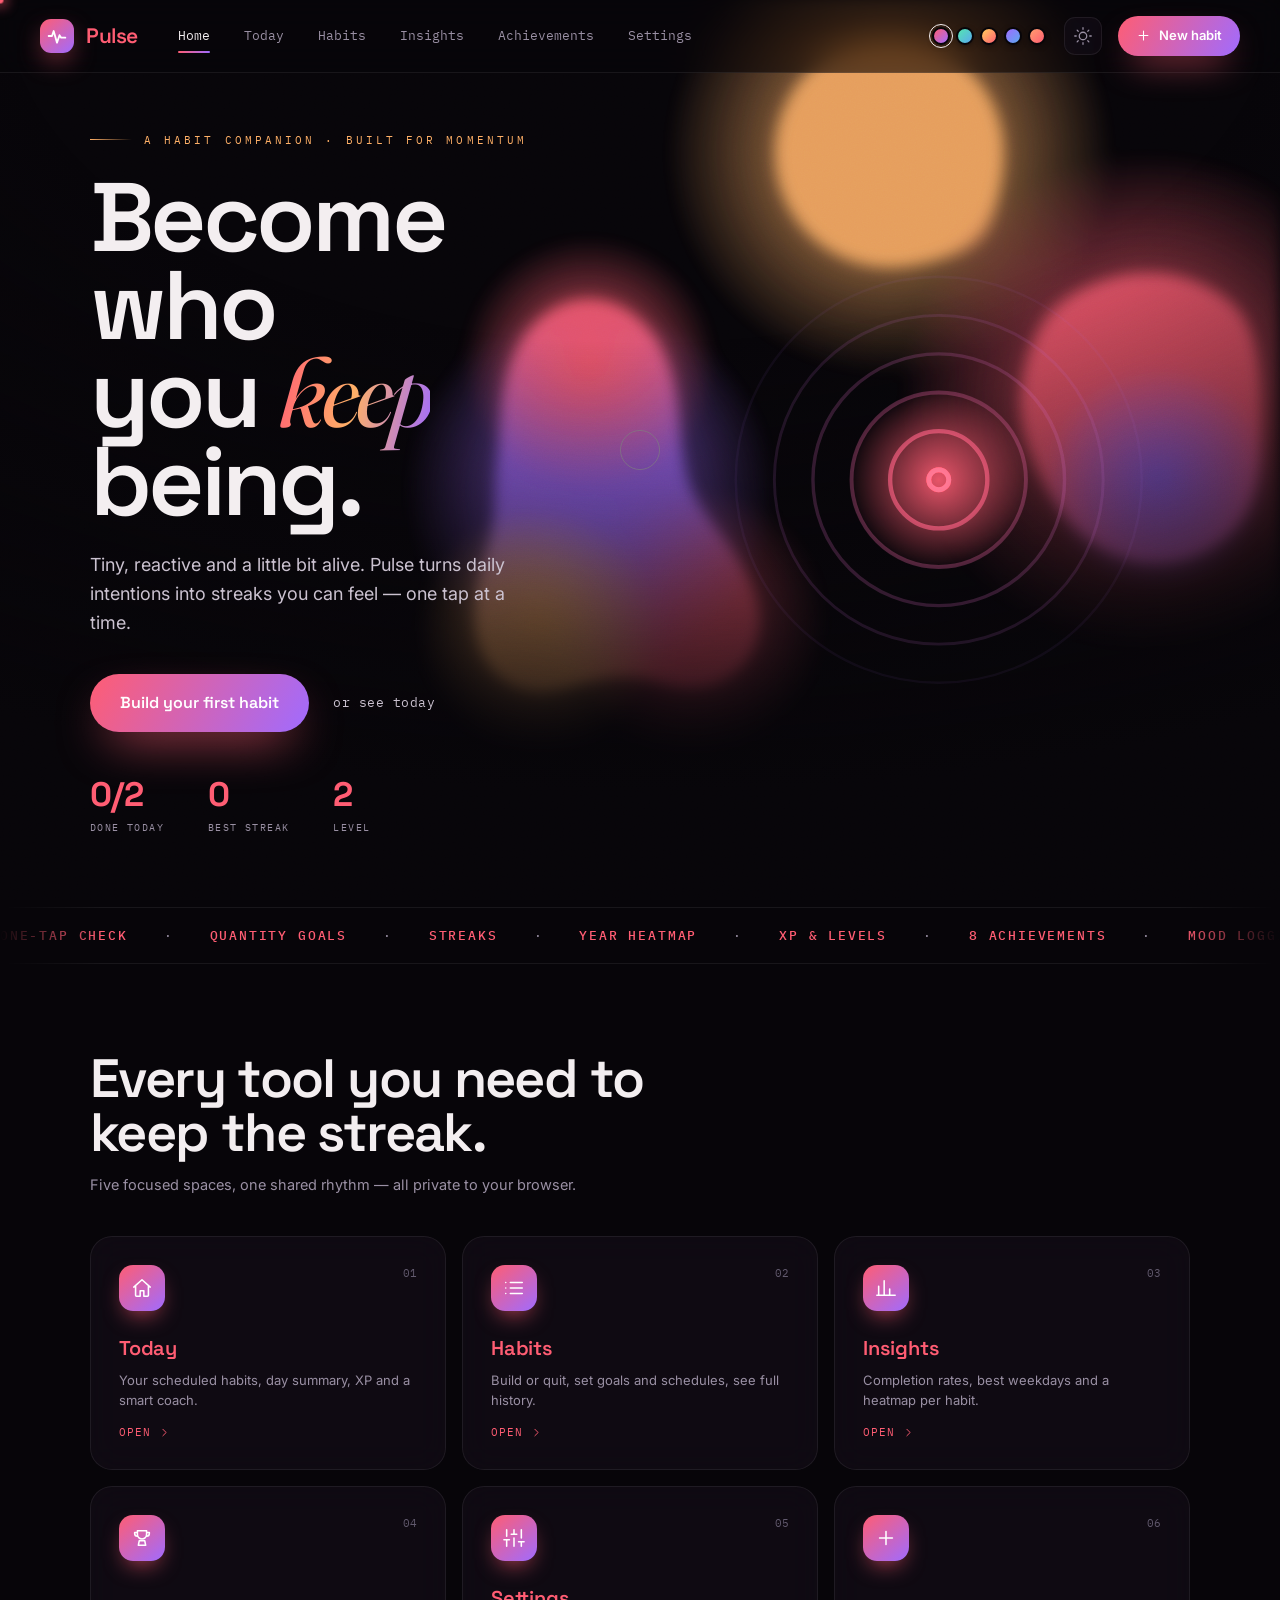
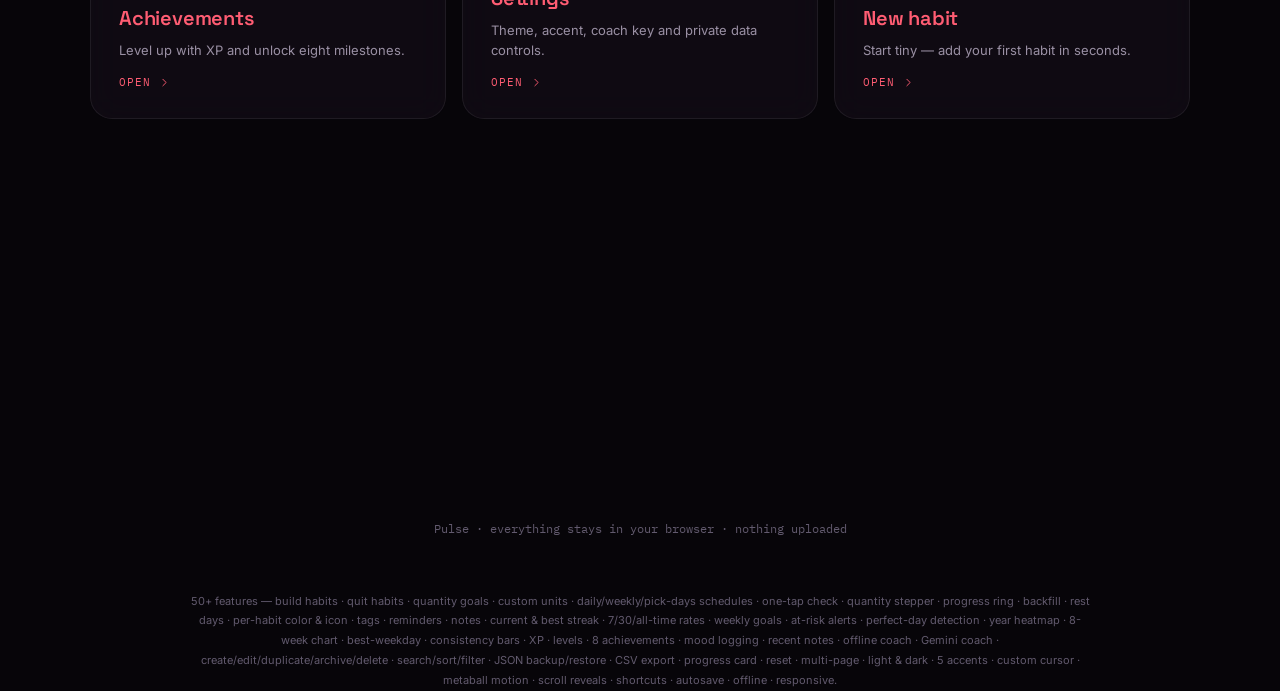
<file: index.html>
<!doctype html><html lang="en" data-theme="dark"><head>
<meta charset="utf-8"><meta name="viewport" content="width=device-width,initial-scale=1,viewport-fit=cover">
<title>Pulse — a living habit studio</title>
<meta name="description" content="A habit-building companion. Build and quit habits, keep streaks, earn XP, track mood — 50+ features, fully offline in your browser.">
<link rel="preconnect" href="https://fonts.googleapis.com"><link rel="preconnect" href="https://fonts.gstatic.com" crossorigin>
<link rel="stylesheet" href="https://fonts.googleapis.com/css2?family=Space+Grotesk:wght@400;500;600;700&family=Fraunces:ital,opsz,wght@1,9..144,400..500&family=Inter:wght@400;500;600;700&family=IBM+Plex+Mono:wght@400;500;600&display=swap">
<link rel="stylesheet" href="pulse.css">
<style>
.home{position:relative;z-index:3}
.hero2{min-height:calc(100vh - 66px);display:flex;align-items:center;padding:20px 0 40px}
.hero2-in{max-width:1180px;margin:0 auto;padding:0 40px;display:grid;grid-template-columns:1.05fr .95fr;gap:40px;align-items:center;width:100%}
@media(max-width:900px){.hero2-in{grid-template-columns:1fr;gap:16px;padding:0 20px}.hero2{min-height:auto;padding:36px 0}}
.kicker{display:inline-flex;align-items:center;gap:12px;font-family:var(--mono);font-size:11px;letter-spacing:.28em;text-transform:uppercase;color:var(--amb);margin-bottom:26px}
.kicker::before{content:"";width:42px;height:1px;background:linear-gradient(90deg,var(--amb),transparent)}
.hero2 h1{font-family:var(--disp);font-weight:600;font-size:clamp(50px,7.6vw,116px);line-height:.9;letter-spacing:-.04em}
.hero2 h1 em{font-family:var(--serif);font-style:italic;font-weight:400;background:linear-gradient(100deg,var(--acc),var(--amb) 50%,var(--acc2));-webkit-background-clip:text;background-clip:text;color:transparent}
.hero2 p{margin-top:26px;max-width:430px;font-size:18px;line-height:1.6;color:var(--ink2)}
.cta-row{margin-top:36px;display:flex;align-items:center;gap:16px;flex-wrap:wrap}
.btn-xl{display:inline-flex;align-items:center;gap:12px;background:linear-gradient(120deg,var(--acc),var(--acc2));color:#fff;font-family:var(--disp);font-weight:600;font-size:16px;padding:17px 30px;border-radius:999px;box-shadow:0 20px 50px -18px var(--acc);transition:transform .3s,box-shadow .3s}
.btn-xl:hover{transform:translateY(-2px)}
.btn-ghost{color:var(--ink2);font-family:var(--mono);font-size:13px;letter-spacing:.04em;padding:14px 8px}
.btn-ghost:hover{color:var(--ink)}
.metastrip{margin-top:46px;display:flex;gap:44px;flex-wrap:wrap}
.metastrip .m .n{font-family:var(--disp);font-weight:700;font-size:34px;line-height:1;letter-spacing:-.02em}
.metastrip .m .n em{font-style:normal;color:var(--acc)}
.metastrip .m .l{font-family:var(--mono);font-size:10px;letter-spacing:.14em;text-transform:uppercase;color:var(--mut);margin-top:8px}
.hero2-visual{position:relative;aspect-ratio:1/1;max-width:520px;width:100%;justify-self:end}
@media(max-width:900px){.hero2-visual{max-width:340px;margin:0 auto;justify-self:center}}
#rings{position:absolute;inset:0;width:100%;height:100%}
.marquee2{border-top:1px solid var(--hair);border-bottom:1px solid var(--hair);overflow:hidden;padding:18px 0;-webkit-mask:linear-gradient(90deg,transparent,#000 8%,#000 92%,transparent)}
.marq-track{display:flex;width:max-content;animation:marq 30s linear infinite;font-family:var(--mono);font-size:13px;letter-spacing:.14em;text-transform:uppercase;color:var(--mut)}
.marq-track span{display:flex;align-items:center;gap:36px;padding-right:36px}
.marq-track b{color:var(--acc);font-weight:500}
@keyframes marq{to{transform:translateX(-50%)}}
@media(prefers-reduced-motion:reduce){.marq-track{animation:none}}
.feat2{max-width:1180px;margin:0 auto;padding:88px 40px 40px}
@media(max-width:900px){.feat2{padding:56px 20px 20px}}
.feat2-head{margin-bottom:40px;max-width:620px}
.feat2-head h2{font-family:var(--disp);font-weight:600;font-size:clamp(30px,4.4vw,54px);line-height:1;letter-spacing:-.03em}
.feat2-head p{color:var(--mut);font-size:14.5px;margin-top:14px}
.feat2-grid{display:grid;grid-template-columns:repeat(3,1fr);gap:16px}
@media(max-width:820px){.feat2-grid{grid-template-columns:1fr 1fr}}
@media(max-width:520px){.feat2-grid{grid-template-columns:1fr}}
.fcell{position:relative;padding:28px;border-radius:var(--r2);background:var(--panel);backdrop-filter:var(--glass);border:1px solid var(--hair);min-height:200px;display:flex;flex-direction:column;overflow:hidden;transition:transform .4s cubic-bezier(.22,1,.36,1),border-color .4s}
.fcell:hover{transform:translateY(-5px);border-color:var(--glassbrd)}
.fcell .fi{width:46px;height:46px;border-radius:14px;display:grid;place-items:center;color:#fff;background:linear-gradient(140deg,var(--acc),var(--acc2));margin-bottom:auto;box-shadow:0 10px 24px -10px var(--acc)}
.fcell .fx{position:absolute;top:28px;right:28px;font-family:var(--mono);font-size:11px;color:var(--dim)}
.fcell h3{font-family:var(--disp);font-weight:600;font-size:20px;margin-top:22px;letter-spacing:-.01em}
.fcell p{color:var(--mut);font-size:13px;line-height:1.55;margin-top:7px}
.fcell .go{font-family:var(--mono);font-size:11px;letter-spacing:.08em;text-transform:uppercase;color:var(--acc);margin-top:14px;display:flex;align-items:center;gap:7px}
.fcell .go .ic{transition:transform .35s}.fcell:hover .go .ic{transform:translateX(5px)}
.cta2{max-width:1180px;margin:30px auto 0;padding:0 40px}
.cta2-in{position:relative;overflow:hidden;border-radius:var(--r2);border:1px solid var(--hair);padding:72px 40px;text-align:center;background:var(--panel);backdrop-filter:var(--glass)}
.cta2-in::before{content:"";position:absolute;inset:0;background:radial-gradient(80% 140% at 50% 0%,color-mix(in srgb,var(--acc) 20%,transparent),transparent 60%)}
.cta2-in h2{position:relative;font-family:var(--disp);font-weight:600;font-size:clamp(30px,4.6vw,56px);line-height:1;letter-spacing:-.03em}
.cta2-in h2 em{font-family:var(--serif);font-style:italic;font-weight:400;color:var(--acc)}
.cta2-in .btn-xl{position:relative;margin-top:26px}
.feat{padding-top:40px}
</style>
</head><body>
<div id="topbar"></div>
<main class="home">
  <section class="hero2">
    <div class="hero2-in">
      <div class="hero2-copy reveal">
        <div class="kicker">A habit companion · built for momentum</div>
        <h1>Become who<br>you <em>keep</em><br>being.</h1>
        <p>Tiny, reactive and a little bit alive. Pulse turns daily intentions into streaks you can feel — one tap at a time.</p>
        <div class="cta-row"><a class="btn-xl" href="habits.html" data-mag>Build your first habit</a><a class="btn-ghost" href="today.html">or see today</a></div>
        <div class="metastrip" id="meta"></div>
      </div>
      <div class="hero2-visual reveal"><canvas id="rings"></canvas></div>
    </div>
  </section>
  <div class="marquee2"><div class="marq-track" id="marq"></div></div>
  <section class="feat2">
    <div class="feat2-head reveal"><h2>Every tool you need to keep the streak.</h2><p>Five focused spaces, one shared rhythm — all private to your browser.</p></div>
    <div class="feat2-grid" id="fgrid"></div>
  </section>
  <section class="cta2"><div class="cta2-in reveal"><h2>Small steps, <em>kept</em> daily.</h2><a class="btn-xl" href="today.html" data-mag>Open today</a></div></section>
  <div class="foot">Pulse · everything stays in your browser · nothing uploaded</div>
  <div class="feat" id="featlist"></div>
</main>
<script src="pulse.js"></script>
<script>
window.initPage=function(){
  const hs=activeHabits();const today=hs.filter(h=>required(h,dk(0)));const done=today.filter(h=>isDone(h,dk(0))).length;const top=hs.reduce((a,h)=>streak(h)>streak(a)?h:a,hs[0]||{});
  $('meta').innerHTML=[['done today',done+'/'+today.length],['best streak',top&&top.name?streak(top):0],['level',level()]].map(([l,n])=>'<div class="m"><div class="n"><em>'+n+'</em></div><div class="l">'+l+'</div></div>').join('');
  const tags=['one-tap check','quantity goals','streaks','year heatmap','XP & levels','8 achievements','mood logging','offline coach','quit habits','rest days'];
  $('marq').innerHTML='<span>'+tags.map(t=>'<b>'+t+'</b>').join(' · ')+' · </span><span>'+tags.map(t=>'<b>'+t+'</b>').join(' · ')+' · </span>';
  const F=[['today.html','today','Today','Your scheduled habits, day summary, XP and a smart coach.'],['habits.html','habits','Habits','Build or quit, set goals and schedules, see full history.'],['insights.html','insights','Insights','Completion rates, best weekdays and a heatmap per habit.'],['achievements.html','trophy','Achievements','Level up with XP and unlock eight milestones.'],['settings.html','settings','Settings','Theme, accent, coach key and private data controls.'],['habits.html','plus','New habit','Start tiny — add your first habit in seconds.']];
  $('fgrid').innerHTML=F.map(([h,ic,t,d],i)=>'<a class="fcell" href="'+h+'"><div class="fi">'+icon(ic,22)+'</div><div class="fx">0'+(i+1)+'</div><h3>'+t+'</h3><p>'+d+'</p><div class="go">Open '+icon('chevron',13)+'</div></a>').join('');
  $('featlist').textContent='50+ features — build habits · quit habits · quantity goals · custom units · daily/weekly/pick-days schedules · one-tap check · quantity stepper · progress ring · backfill · rest days · per-habit color & icon · tags · reminders · notes · current & best streak · 7/30/all-time rates · weekly goals · at-risk alerts · perfect-day detection · year heatmap · 8-week chart · best-weekday · consistency bars · XP · levels · 8 achievements · mood logging · recent notes · offline coach · Gemini coach · create/edit/duplicate/archive/delete · search/sort/filter · JSON backup/restore · CSV export · progress card · reset · multi-page · light & dark · 5 accents · custom cursor · metaball motion · scroll reveals · shortcuts · autosave · offline · responsive.';
  initRings();
};
function initRings(){const cv=document.getElementById('rings');if(!cv)return;const ctx=cv.getContext('2d');let W,H,DPR=Math.min(2,devicePixelRatio||1);let mx=.5,my=.5;
  function hx(h){h=h.replace('#','');if(h.length===3)h=h.split('').map(c=>c+c).join('');return[parseInt(h.slice(0,2),16),parseInt(h.slice(2,4),16),parseInt(h.slice(4,6),16)];}
  function sz(){const r=cv.getBoundingClientRect();W=cv.width=r.width*DPR;H=cv.height=r.height*DPR;}sz();addEventListener('resize',sz);
  cv.addEventListener('pointermove',e=>{const r=cv.getBoundingClientRect();mx=(e.clientX-r.left)/r.width;my=(e.clientY-r.top)/r.height;});
  const reduceM=matchMedia('(prefers-reduced-motion: reduce)').matches;let t=0;
  function frame(){t+=reduceM?0:.012;ctx.clearRect(0,0,W,H);ctx.globalCompositeOperation='lighter';
    const a1=hx(getComputedStyle(document.documentElement).getPropertyValue('--acc').trim()||'#ff5d73');
    const a2=hx(getComputedStyle(document.documentElement).getPropertyValue('--acc2').trim()||'#a06bff');
    const cx=W*(0.5+(mx-0.5)*0.08),cy=H*(0.5+(my-0.5)*0.08),maxR=Math.min(W,H)*0.46;
    for(let i=0;i<6;i++){const phase=(t*0.4+i/6)%1;const r=phase*maxR;const alpha=(1-phase)*0.5;const f=i/6;
      const cr=Math.round(a1[0]+(a2[0]-a1[0])*f),cg=Math.round(a1[1]+(a2[1]-a1[1])*f),cb=Math.round(a1[2]+(a2[2]-a1[2])*f);
      ctx.strokeStyle='rgba('+cr+','+cg+','+cb+','+alpha+')';ctx.lineWidth=DPR*(2+ (1-phase)*3);ctx.beginPath();ctx.arc(cx,cy,r,0,6.29);ctx.stroke();}
    const pulse=0.5+0.5*Math.sin(t*3);const coreR=maxR*0.14*(1+pulse*0.25);
    const g=ctx.createRadialGradient(cx,cy,0,cx,cy,coreR*2.4);g.addColorStop(0,'rgba('+a1[0]+','+a1[1]+','+a1[2]+',0.9)');g.addColorStop(1,'rgba('+a1[0]+','+a1[1]+','+a1[2]+',0)');
    ctx.fillStyle=g;ctx.beginPath();ctx.arc(cx,cy,coreR*2.4,0,6.29);ctx.fill();
    ctx.globalCompositeOperation='source-over';requestAnimationFrame(frame);}
  frame();
}
</script>
</body></html>
</file>
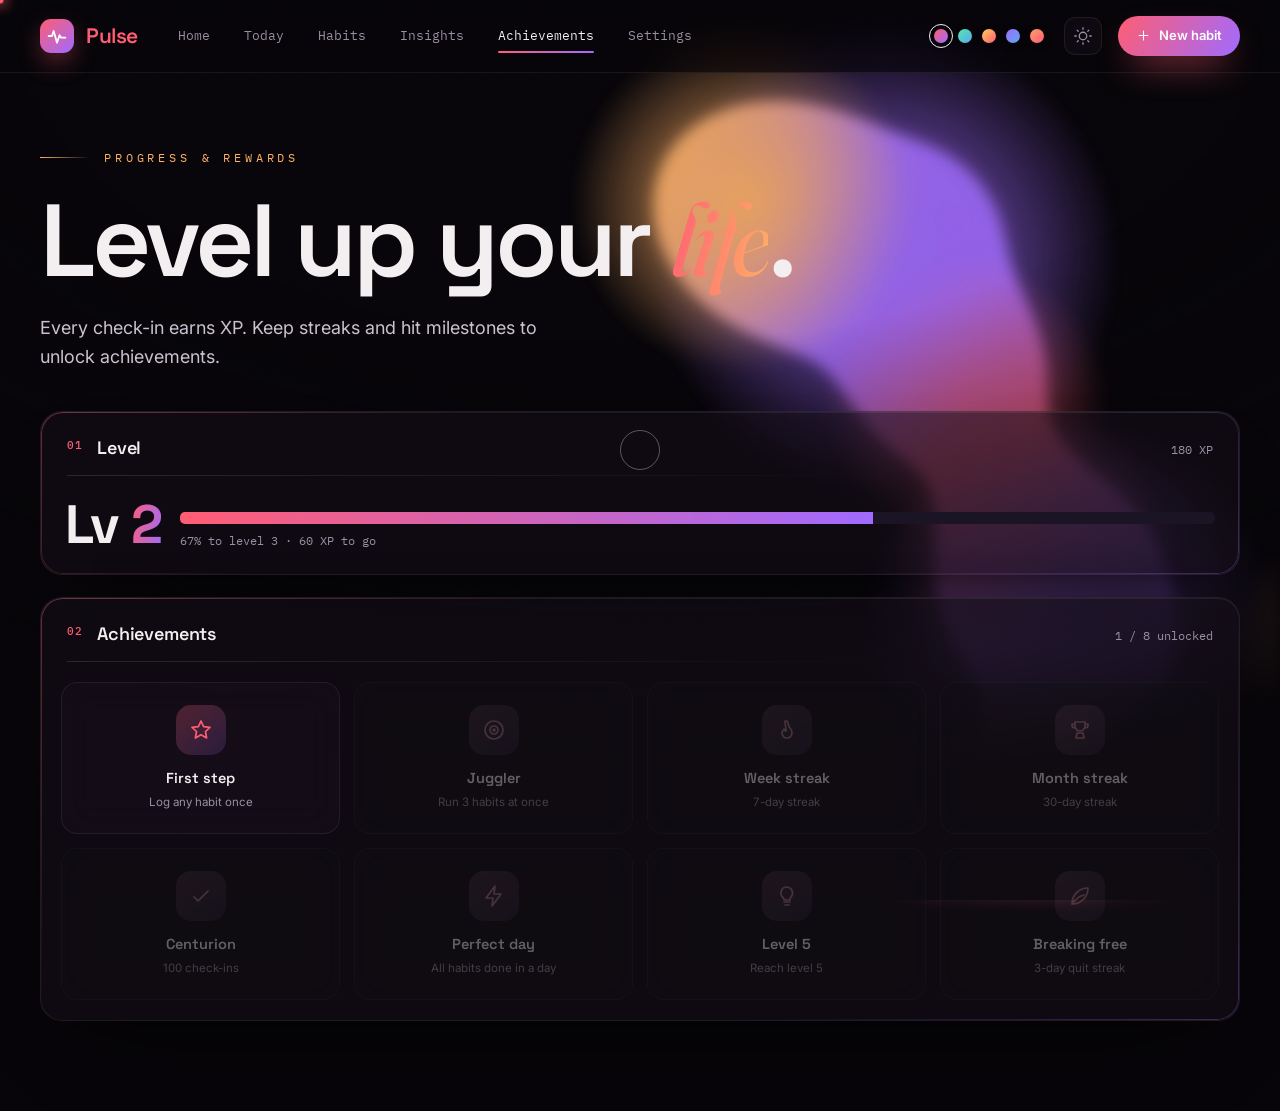
<file: achievements.html>
<!doctype html><html lang="en" data-theme="dark"><head>
<meta charset="utf-8"><meta name="viewport" content="width=device-width,initial-scale=1,viewport-fit=cover">
<title>Pulse — Achievements</title>
<meta name="description" content="Your level, XP progress and the milestones you've earned.">
<link rel="preconnect" href="https://fonts.googleapis.com"><link rel="preconnect" href="https://fonts.gstatic.com" crossorigin>
<link rel="stylesheet" href="https://fonts.googleapis.com/css2?family=Space+Grotesk:wght@500;600;700&family=Inter:wght@400;500;600;700&family=IBM+Plex+Mono:wght@400;500;600&display=swap">
<link rel="stylesheet" href="pulse.css">
</head><body>
<div id="topbar"></div>
<main class="shell"><div class="page">
  <section class="phead">
    <div class="eyebrow">progress &amp; rewards</div>
    <h1>Level up your <em>life</em>.</h1>
    <p class="lede">Every check-in earns XP. Keep streaks and hit milestones to unlock achievements.</p>
  </section>

  <section class="card reveal" style="margin-bottom:22px">
    <div class="ch"><h2>Level</h2><span class="k" id="xpk"></span></div>
    <div style="padding:22px 24px">
      <div style="display:flex;align-items:center;gap:18px;flex-wrap:wrap">
        <div style="font-family:var(--disp);font-weight:700;font-size:54px;letter-spacing:-.03em;line-height:1">Lv <span id="lvl" style="color:transparent;background:linear-gradient(100deg,var(--acc),var(--acc2));-webkit-background-clip:text;background-clip:text"></span></div>
        <div style="flex:1;min-width:200px">
          <div class="xpbar" style="height:12px"><div class="f" id="xpf" style="width:0"></div></div>
          <div style="font-family:var(--mono);font-size:12px;color:var(--mut);margin-top:8px" id="xptext"></div>
        </div>
      </div>
    </div>
  </section>

  <section class="card reveal">
    <div class="ch"><h2>Achievements</h2><span class="k" id="achk"></span></div>
    <div style="padding:20px"><div class="badges" id="badges"></div></div>
  </section>
</div></main>
<script src="pulse.js"></script>
<script>
function render(){
  $('lvl').textContent=level();
  $('xpk').textContent=(S.xp||0)+' XP';
  requestAnimationFrame(()=>{$('xpf').style.width=levelProg()+'%';});
  const l=level();const next=l*l*60;$('xptext').textContent=levelProg()+'% to level '+(l+1)+' · '+(next-(S.xp||0))+' XP to go';
  const earned=ACH.filter(a=>a.test()).length;$('achk').textContent=earned+' / '+ACH.length+' unlocked';
  $('badges').innerHTML=ACH.map(a=>{const got=a.test();return '<div class="badge'+(got?'':' locked')+'"><div class="bi">'+icon(a.ic,24)+'</div><div class="bt">'+a.t+'</div><div class="bd">'+a.d+'</div></div>';}).join('');
}
window.onData=render;window.initPage=render;
</script>
</body></html>
</file>
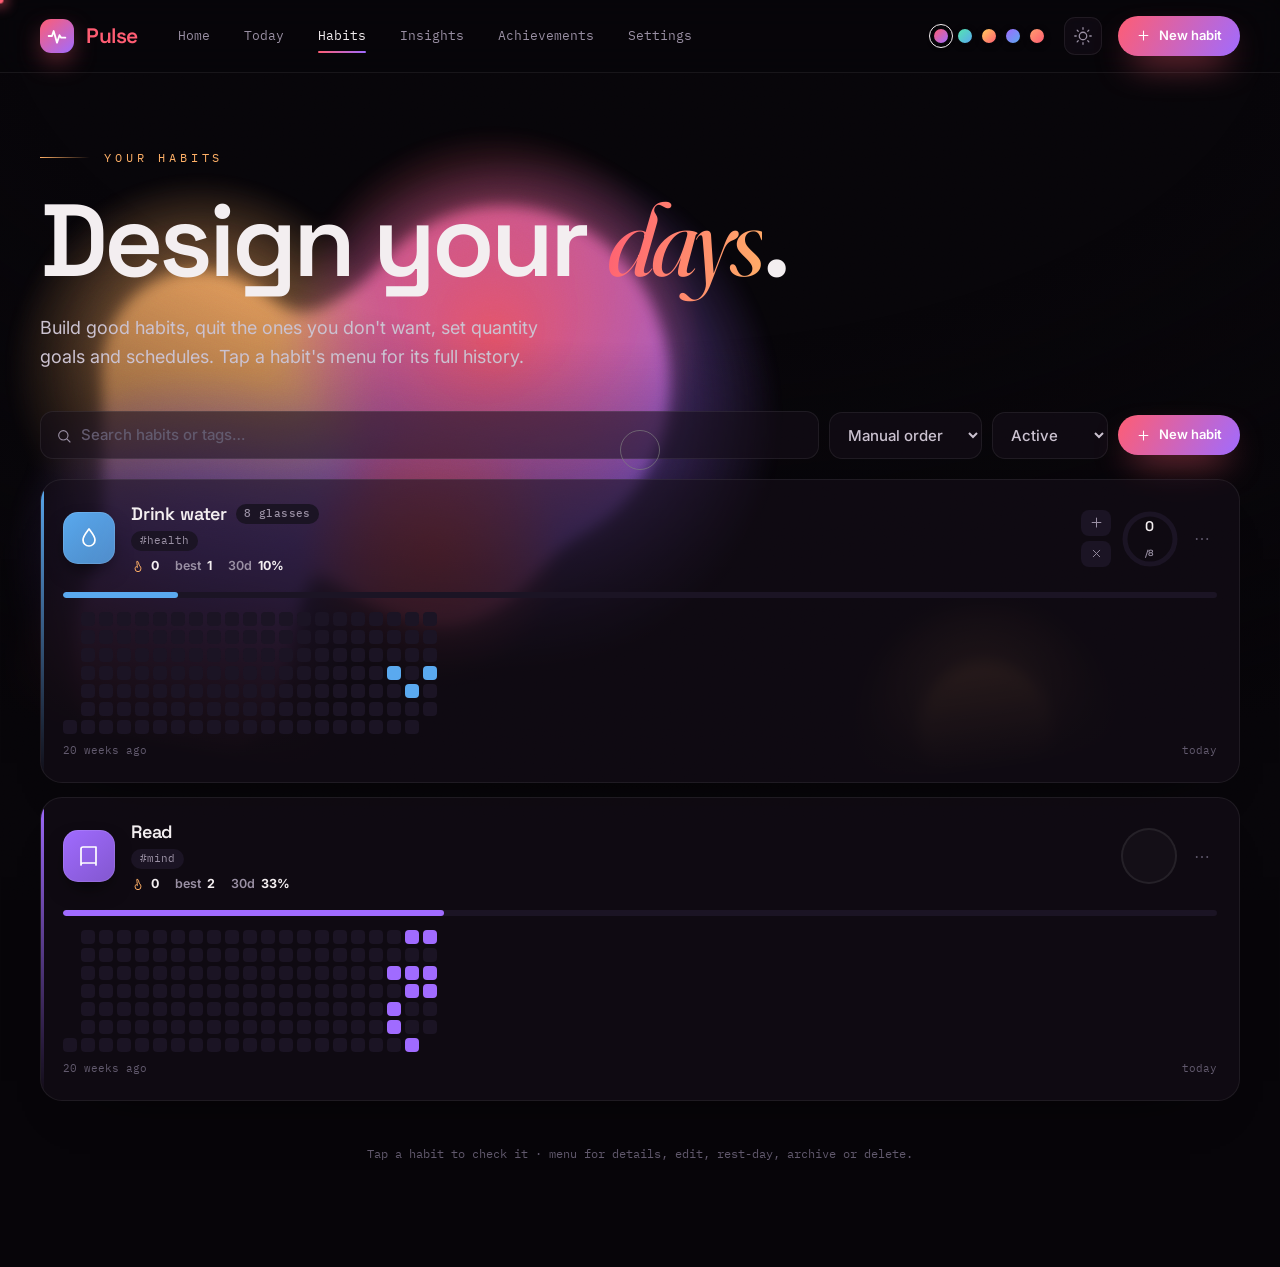
<file: habits.html>
<!doctype html><html lang="en" data-theme="dark"><head>
<meta charset="utf-8"><meta name="viewport" content="width=device-width,initial-scale=1,viewport-fit=cover">
<title>Pulse — Habits</title>
<meta name="description" content="Create, edit and manage your habits: build or quit, quantity goals, schedules, tags, reminders, notes and history.">
<link rel="preconnect" href="https://fonts.googleapis.com"><link rel="preconnect" href="https://fonts.gstatic.com" crossorigin>
<link rel="stylesheet" href="https://fonts.googleapis.com/css2?family=Space+Grotesk:wght@500;600;700&family=Inter:wght@400;500;600;700&family=IBM+Plex+Mono:wght@400;500;600&display=swap">
<link rel="stylesheet" href="pulse.css">
</head><body>
<div id="topbar"></div>
<main class="shell"><div class="page">
  <section class="phead">
    <div class="eyebrow">your habits</div>
    <h1>Design your <em>days</em>.</h1>
    <p class="lede">Build good habits, quit the ones you don't want, set quantity goals and schedules. Tap a habit's menu for its full history.</p>
  </section>

  <div class="toolbar">
    <div class="search"><span id="searchIc"></span><input id="search" placeholder="Search habits or tags…"></div>
    <select class="sel" id="sort"><option value="order">Manual order</option><option value="streak">By streak</option><option value="rate">By completion</option><option value="name">A–Z</option></select>
    <select class="sel" id="filter"><option value="active">Active</option><option value="all">All</option><option value="archived">Archived</option></select>
    <button class="pill primary" id="newBtn" data-press></button>
  </div>

  <div class="habits" id="list"></div>
  <div class="foot">Tap a habit to check it · menu for details, edit, rest-day, archive or delete.</div>
</div></main>

<div class="menupop hidden" id="cardmenu"></div>

<div class="scrim" id="editScrim"><div class="modal">
  <h3><span id="editTitle">New habit</span><button class="close" data-press onclick="closeAll()"></button></h3>
  <div class="fld"><label>Name</label><input type="text" id="eName" placeholder="Drink water, read, meditate…"></div>
  <div class="fld"><label>Icon</label><div class="iconpick" id="eIcon"></div></div>
  <div class="fld"><label>Color</label><div class="colrow" id="eColor"></div></div>
  <div class="fld"><label>Type</label><div class="segc" id="eType"><button data-v="build" class="on">Build</button><button data-v="quit">Quit</button></div></div>
  <div class="fld" id="quantWrap"><label>Daily goal (optional)</label><div style="display:flex;gap:10px"><input type="number" id="eTarget" min="0" placeholder="e.g. 8" style="flex:1"><input type="text" id="eUnit" placeholder="unit — glasses, min, pages" style="flex:2"></div></div>
  <div class="fld"><label>Schedule</label><div class="segc" id="eFreq"><button data-v="daily" class="on">Every day</button><button data-v="week">X / week</button><button data-v="days">Pick days</button></div>
    <div id="freqWeek" class="hidden" style="margin-top:10px;display:flex;gap:10px;align-items:center"><input type="number" id="eTimes" min="1" max="7" value="3" style="width:80px"><span style="color:var(--mut);font-weight:600">times per week</span></div>
    <div id="freqDays" class="hidden daysrow" style="margin-top:10px"></div></div>
  <div class="fld"><label>Tags (comma separated)</label><input type="text" id="eTags" placeholder="health, morning"></div>
  <div class="fld"><label>Reminder (optional)</label><input type="time" id="eRemind"></div>
  <div class="fld"><label>Notes</label><textarea id="eNotes" rows="2" placeholder="Why does this matter to you?"></textarea></div>
  <button class="save" data-press id="saveBtn">Save habit</button>
  <button class="danger hidden" id="delBtn" data-press>Delete this habit</button>
</div></div>

<div class="scrim" id="detailScrim"><div class="modal"><h3><span id="dTitle">Habit</span><button class="close" data-press onclick="closeAll()"></button></h3><div id="detailBody"></div></div></div>

<script src="pulse.js"></script>
<script>
let EDIT={icon:'water',color:PALETTE[0],type:'build',freq:'daily',days:[1,2,3,4,5],id:null};
function visible(){let hs=S.habits.slice();const f=$('filter').value;hs=hs.filter(h=>f==='all'?true:f==='archived'?h.archived:!h.archived);
  const q=$('search').value.trim().toLowerCase();if(q)hs=hs.filter(h=>h.name.toLowerCase().includes(q)||(h.tags||[]).some(t=>t.toLowerCase().includes(q)));
  const s=$('sort').value;if(s==='streak')hs.sort((a,b)=>streak(b)-streak(a));else if(s==='rate')hs.sort((a,b)=>rate(b,30)-rate(a,30));else if(s==='name')hs.sort((a,b)=>a.name.localeCompare(b.name));else hs.sort((a,b)=>(a.order||0)-(b.order||0));return hs;}
function render(anim){const el=$('list');const hs=visible();
  if(!S.habits.length){el.innerHTML='<div class="empty">No habits yet. Tap <b>New habit</b> and start tiny.</div>';return;}
  if(!hs.length){el.innerHTML='<div class="empty">Nothing matches that filter.</div>';return;}
  el.innerHTML='';hs.forEach(h=>el.appendChild(habitCard(h,{heat:true,anim})));}
window.onData=render;
window.openCardMenu=function(e,id){e.stopPropagation();const h=S.habits.find(x=>x.id===id);const m=document.createElement('div');m.className='menupop';
  m.innerHTML='<button data-press id="m-det">'+icon('insights',16)+' Details & history</button><button data-press id="m-edit">'+icon('edit',16)+' Edit</button><button data-press id="m-dup">'+icon('dup',16)+' Duplicate</button><button data-press id="m-skip">'+icon('moon',16)+' Rest day (today)</button><button data-press id="m-arch">'+icon('archive',16)+' '+(h.archived?'Unarchive':'Archive')+'</button><button class="del" data-press id="m-del">'+icon('trash',16)+' Delete</button>';
  document.body.appendChild(m);const r=e.target.getBoundingClientRect();m.style.top=Math.min(r.bottom+6,innerHeight-280)+'px';m.style.left=Math.min(r.left-160,innerWidth-220)+'px';
  m.querySelector('#m-det').onclick=()=>{openDetail(id);closeAll();};
  m.querySelector('#m-edit').onclick=()=>{openEdit(id);closeAll();};
  m.querySelector('#m-dup').onclick=()=>{const c=JSON.parse(JSON.stringify(h));c.id=uid();c.name=h.name+' copy';c.log={};c.order=(Math.max(0,...S.habits.map(x=>x.order||0))+1);S.habits.push(c);save();render();closeAll();toast('Duplicated');};
  m.querySelector('#m-skip').onclick=()=>{setSkip(id,dk(0));closeAll();};
  m.querySelector('#m-arch').onclick=()=>{h.archived=!h.archived;save();render();closeAll();toast(h.archived?'Archived':'Unarchived');};
  m.querySelector('#m-del').onclick=()=>{if(confirm('Delete this habit and its history?')){S.habits=S.habits.filter(x=>x.id!==id);save();render();closeAll();toast('Deleted');}};
};
addEventListener('click',e=>{if(!e.target.closest('.menu')&&!e.target.closest('.menupop'))document.querySelectorAll('.menupop').forEach(m=>m.remove());});
/* edit modal */
function wireSeg(segId,field){document.querySelectorAll('#'+segId+' button').forEach(b=>b.onclick=()=>{EDIT[field]=b.dataset.v;document.querySelectorAll('#'+segId+' button').forEach(x=>x.classList.remove('on'));b.classList.add('on');syncEdit();});}
function openEdit(id){closeAll();
  $('eIcon').innerHTML=HABITICON_KEYS.map(k=>'<button class="ip" data-k="'+k+'" data-press>'+icon(k,20)+'</button>').join('');
  $('eIcon').querySelectorAll('.ip').forEach(b=>b.onclick=()=>{EDIT.icon=b.dataset.k;syncEdit();});
  $('eColor').innerHTML=PALETTE.map(c=>'<button class="cc" data-c="'+c+'" data-press style="background:'+c+'"></button>').join('');
  $('eColor').querySelectorAll('.cc').forEach(b=>b.onclick=()=>{EDIT.color=b.dataset.c;syncEdit();});
  $('freqDays').innerHTML=['S','M','T','W','T','F','S'].map((d,i)=>'<button class="dd" data-i="'+i+'" data-press>'+d+'</button>').join('');
  $('freqDays').querySelectorAll('.dd').forEach(b=>b.onclick=()=>{const i=+b.dataset.i;const idx=EDIT.days.indexOf(i);if(idx>=0)EDIT.days.splice(idx,1);else EDIT.days.push(i);b.classList.toggle('on');});
  wireSeg('eType','type');wireSeg('eFreq','freq');
  if(id){const h=S.habits.find(x=>x.id===id);EDIT={icon:h.icon||'target',color:h.color,type:h.type,freq:h.freq.mode,days:(h.freq.days||[1,2,3,4,5]).slice(),id};
    $('editTitle').textContent='Edit habit';$('eName').value=h.name;$('eTarget').value=h.target||'';$('eUnit').value=h.unit||'';$('eTimes').value=h.freq.times||3;$('eTags').value=(h.tags||[]).join(', ');$('eRemind').value=h.reminder||'';$('eNotes').value=h.notes||'';$('delBtn').classList.remove('hidden');$('delBtn').onclick=()=>{if(confirm('Delete this habit?')){S.habits=S.habits.filter(x=>x.id!==id);save();render();closeAll();toast('Deleted');}};}
  else{EDIT={icon:'water',color:PALETTE[0],type:'build',freq:'daily',days:[1,2,3,4,5],id:null};$('editTitle').textContent='New habit';['eName','eTarget','eUnit','eTags','eRemind','eNotes'].forEach(x=>$(x).value='');$('eTimes').value=3;$('delBtn').classList.add('hidden');}
  syncEdit();$('editScrim').classList.add('on');setTimeout(()=>$('eName').focus(),80);}
function syncEdit(){document.querySelectorAll('#eIcon .ip').forEach(x=>x.classList.toggle('on',x.dataset.k===EDIT.icon));document.querySelectorAll('#eColor .cc').forEach(x=>x.classList.toggle('on',x.dataset.c===EDIT.color));document.querySelectorAll('#eType button').forEach(x=>x.classList.toggle('on',x.dataset.v===EDIT.type));document.querySelectorAll('#eFreq button').forEach(x=>x.classList.toggle('on',x.dataset.v===EDIT.freq));document.querySelectorAll('#freqDays .dd').forEach(x=>x.classList.toggle('on',EDIT.days.includes(+x.dataset.i)));$('freqWeek').classList.toggle('hidden',EDIT.freq!=='week');$('freqDays').classList.toggle('hidden',EDIT.freq!=='days');$('quantWrap').classList.toggle('hidden',EDIT.type==='quit');}
function saveHabit(){const name=$('eName').value.trim();if(!name){toast('Give it a name');return;}const tags=$('eTags').value.split(',').map(t=>t.trim()).filter(Boolean);
  const data={icon:EDIT.icon,color:EDIT.color,type:EDIT.type,target:EDIT.type==='quit'?0:(+$('eTarget').value||0),unit:$('eUnit').value.trim(),freq:{mode:EDIT.freq,times:+$('eTimes').value||3,days:EDIT.days.slice()},tags,reminder:$('eRemind').value,notes:$('eNotes').value.trim(),name};
  if(EDIT.id){Object.assign(S.habits.find(x=>x.id===EDIT.id),data);toast('Habit updated');}else{S.habits.push({id:uid(),created:new Date().toISOString(),log:{},archived:false,order:(Math.max(0,...S.habits.map(x=>x.order||0))+1),...data});toast('Habit added · you got this');}
  save();closeAll();render();}
function openDetail(id){closeAll();const h=S.habits.find(x=>x.id===id);$('dTitle').textContent=h.name;
  const wk=[0,0,0,0,0,0,0,0];for(let w=0;w<8;w++)for(let dd=0;dd<7;dd++){const k=dk(w*7+dd);if(isDone(h,k))wk[7-w]++;}const wkMax=Math.max(1,...wk);
  const notes=Object.keys(h.log).filter(k=>entry(h,k)&&entry(h,k).note).sort().reverse().slice(0,6);
  $('detailBody').innerHTML='<div class="dstats"><div class="dstat"><div class="n" style="color:var(--am)">'+streak(h)+'</div><div class="l">streak</div></div><div class="dstat"><div class="n">'+bestStreak(h)+'</div><div class="l">best</div></div><div class="dstat"><div class="n" style="color:var(--acc)">'+rate(h,3650)+'%</div><div class="l">all-time</div></div></div>'+
   '<div class="fld"><label>Last 8 weeks</label><div class="wk">'+wk.map(v=>'<div class="wkb" style="height:'+(v/wkMax*100)+'%"></div>').join('')+'</div><div class="wkl">'+['8w','7w','6w','5w','4w','3w','2w','now'].map(l=>'<span>'+l+'</span>').join('')+'</div></div>'+
   '<div class="dstats" style="grid-template-columns:1fr 1fr"><div class="dstat"><div class="n" style="font-size:17px">'+bestWeekday(h)+'</div><div class="l">best day</div></div><div class="dstat"><div class="n" style="font-size:17px">'+Object.keys(h.log).length+'</div><div class="l">days logged</div></div></div>'+
   '<div class="fld"><label>Today\'s note & mood</label><textarea id="dNote" rows="2" placeholder="How did it go?">'+esc(entry(h,dk(0))&&entry(h,dk(0)).note||'')+'</textarea><div class="moodrow" id="moodrow"></div></div>'+
   (notes.length?'<div class="fld"><label>Recent notes</label>'+notes.map(k=>'<div style="background:var(--panel2);border-radius:12px;padding:10px 12px;margin-bottom:6px"><b style="color:var(--mut);font-family:var(--mono);font-size:11px">'+k+'</b><div style="margin-top:3px">'+esc(entry(h,k).note)+'</div></div>').join('')+'</div>':'')+
   '<button class="save" data-press id="noteSave">Save note</button>';
  const cur=entry(h,dk(0))&&entry(h,dk(0)).mood;
  $('moodrow').innerHTML=['sleep','close','target','heart','star'].map((m,i)=>'<span class="mood'+(cur===i+1?' on':'')+'" data-m="'+(i+1)+'">'+icon(['moon','close','target','heart','star'][i],24)+'</span>').join('');
  $('moodrow').querySelectorAll('.mood').forEach(el=>el.onclick=()=>{$('moodrow').querySelectorAll('.mood').forEach(x=>x.classList.remove('on'));el.classList.add('on');el.dataset.sel=1;});
  $('noteSave').onclick=()=>{const k=dk(0);const e=entry(h,k)||{};e.note=$('dNote').value.trim();const sel=$('moodrow').querySelector('.mood.on');if(sel)e.mood=+sel.dataset.m;h.log[k]=e;save();render();closeAll();toast('Note saved');};
  $('detailScrim').classList.add('on');}
window.initPage=function(){
  $('searchIc').innerHTML=icon('search',16);
  $('newBtn').innerHTML=icon('plus',15)+' New habit';
  $('newBtn').onclick=()=>openEdit();
  $('saveBtn').onclick=saveHabit;
  $('search').oninput=()=>render();$('sort').onchange=()=>render();$('filter').onchange=()=>render();
  addEventListener('keydown',e=>{if(/INPUT|TEXTAREA|SELECT/.test(document.activeElement.tagName))return;if(e.key==='n'||e.key==='N')openEdit();});
  render();
};
</script>
</body></html>
</file>
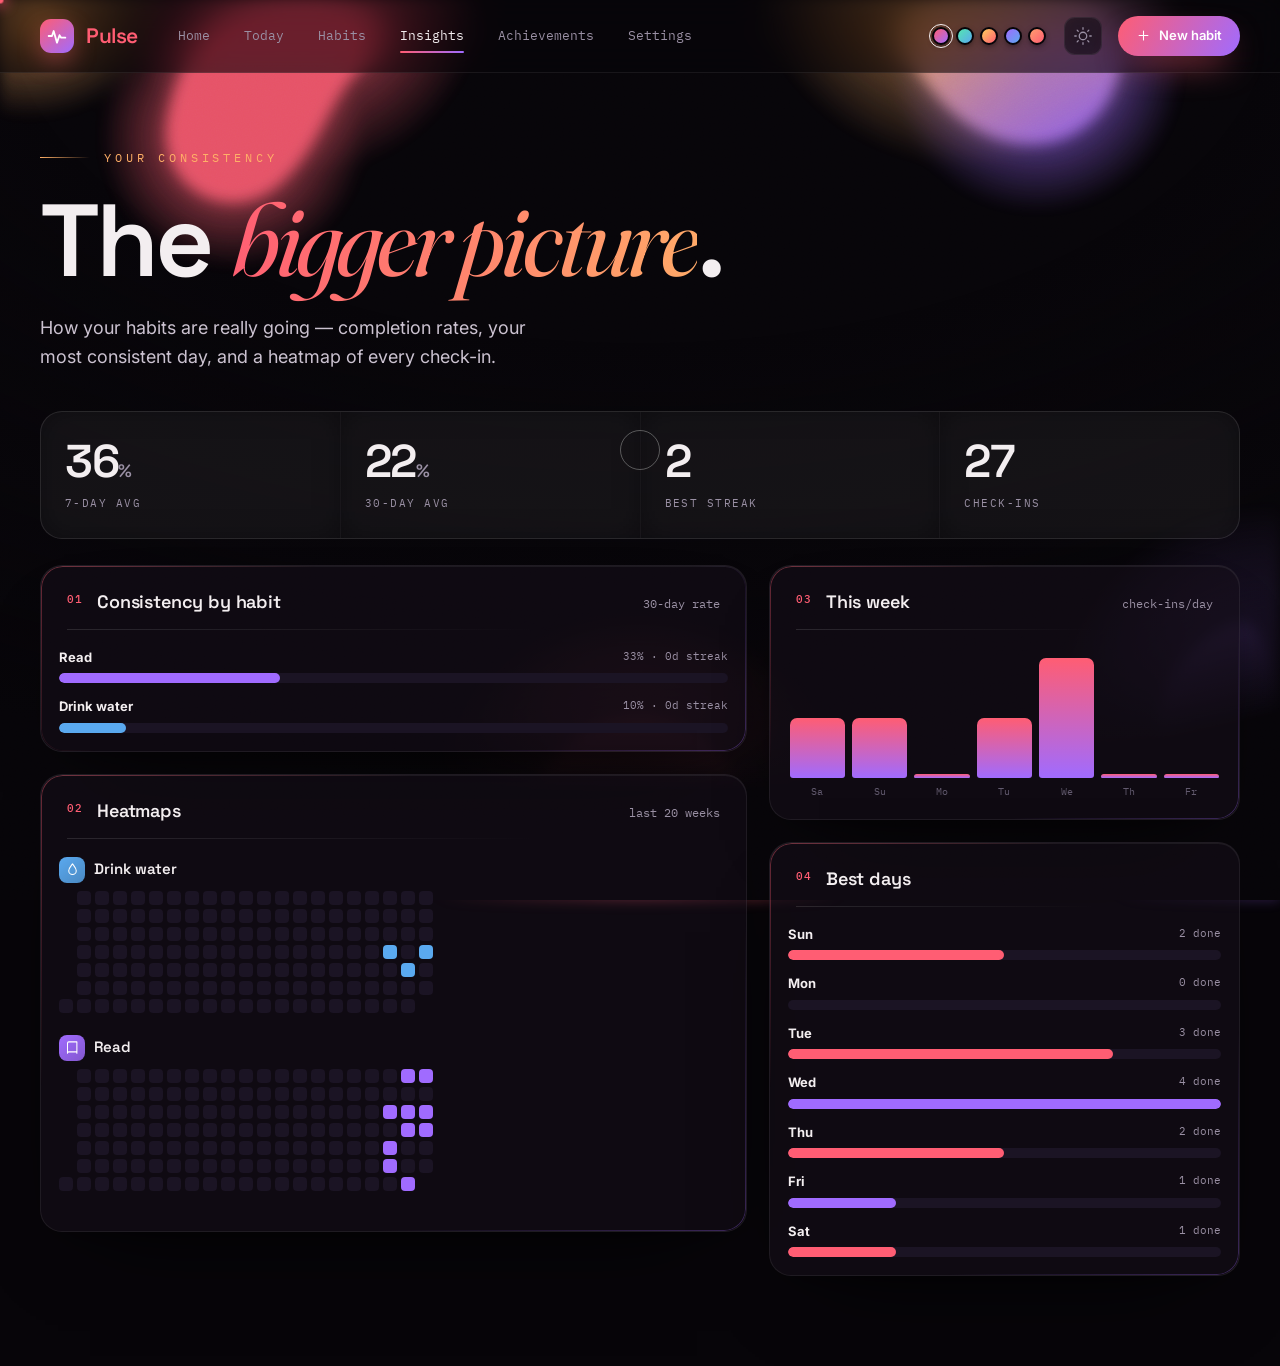
<file: insights.html>
<!doctype html><html lang="en" data-theme="dark"><head>
<meta charset="utf-8"><meta name="viewport" content="width=device-width,initial-scale=1,viewport-fit=cover">
<title>Pulse — Insights</title>
<meta name="description" content="Your consistency at a glance: year heatmap, completion rates, best weekdays and per-habit trends.">
<link rel="preconnect" href="https://fonts.googleapis.com"><link rel="preconnect" href="https://fonts.gstatic.com" crossorigin>
<link rel="stylesheet" href="https://fonts.googleapis.com/css2?family=Space+Grotesk:wght@500;600;700&family=Inter:wght@400;500;600;700&family=IBM+Plex+Mono:wght@400;500;600&display=swap">
<link rel="stylesheet" href="pulse.css">
</head><body>
<div id="topbar"></div>
<main class="shell"><div class="page">
  <section class="phead">
    <div class="eyebrow">your consistency</div>
    <h1>The <em>bigger picture</em>.</h1>
    <p class="lede">How your habits are really going — completion rates, your most consistent day, and a heatmap of every check-in.</p>
  </section>

  <section class="bigstats" id="insStats"></section>

  <div class="grid2">
    <div class="col">
      <section class="card reveal">
        <div class="ch"><h2>Consistency by habit</h2><span class="k">30-day rate</span></div>
        <div style="padding:18px"><div class="ibars" id="rates"></div></div>
      </section>
      <section class="card reveal" id="heatCard">
        <div class="ch"><h2>Heatmaps</h2><span class="k">last 20 weeks</span></div>
        <div style="padding:18px"><div id="heatWrap"></div></div>
      </section>
    </div>
    <div class="col">
      <section class="card reveal">
        <div class="ch"><h2>This week</h2><span class="k">check-ins/day</span></div>
        <div style="padding:20px"><div class="wk" id="weekBars"></div><div class="wkl" id="weekLbls"></div></div>
      </section>
      <section class="card reveal">
        <div class="ch"><h2>Best days</h2></div>
        <div style="padding:18px"><div class="ibars" id="bestDays"></div></div>
      </section>
    </div>
  </div>
</div></main>
<script src="pulse.js"></script>
<script>
function render(){
  const hs=activeHabits();const totalCheck=S.habits.reduce((a,h)=>a+Object.keys(h.log).length,0);
  const avg7=hs.length?Math.round(hs.reduce((a,h)=>a+rate(h,7),0)/hs.length):0;
  const avg30=hs.length?Math.round(hs.reduce((a,h)=>a+rate(h,30),0)/hs.length):0;
  const best=hs.reduce((a,h)=>bestStreak(h)>bestStreak(a)?h:a,hs[0]||null);
  $('insStats').innerHTML=
    '<div class="bstat"><div class="n">'+avg7+'<span class="u">%</span></div><div class="l">7-day avg</div></div>'+
    '<div class="bstat"><div class="n">'+avg30+'<span class="u">%</span></div><div class="l">30-day avg</div></div>'+
    '<div class="bstat"><div class="n" style="color:var(--am)">'+(best?bestStreak(best):0)+'</div><div class="l">best streak</div></div>'+
    '<div class="bstat"><div class="n">'+totalCheck+'</div><div class="l">check-ins</div></div>';
  const rel=$('rates');
  rel.innerHTML=hs.length?hs.slice().sort((a,b)=>rate(b,30)-rate(a,30)).map(h=>'<div class="ibar"><div class="it"><b>'+esc(h.name)+'</b><span>'+rate(h,30)+'% · '+streak(h)+'d streak</span></div><div class="bar2"><i style="width:0;background:'+h.color+'" data-w="'+rate(h,30)+'%"></i></div></div>').join(''):'<div style="color:var(--mut)">No habits yet — <a href="habits.html">add one</a>.</div>';
  // week bars = total check-ins per weekday across active habits last 7 days
  const dayCounts=[];for(let i=6;i>=0;i--){const k=dk(i);let c=0;hs.forEach(h=>{if(isDone(h,k))c++;});dayCounts.push({k,c});}
  const wmax=Math.max(1,...dayCounts.map(d=>d.c));
  $('weekBars').innerHTML=dayCounts.map(d=>'<div class="wkb" style="height:0" data-h="'+(d.c/wmax*100)+'%"></div>').join('');
  $('weekLbls').innerHTML=dayCounts.map(d=>'<span>'+new Date(d.k+'T12:00').toLocaleDateString(undefined,{weekday:'short'}).slice(0,2)+'</span>').join('');
  // best weekday aggregate
  const names=['Sun','Mon','Tue','Wed','Thu','Fri','Sat'];const agg=[0,0,0,0,0,0,0],tot=[0,0,0,0,0,0,0];
  S.habits.forEach(h=>Object.keys(h.log).forEach(k=>{const d=dow(k);tot[d]++;if(isDone(h,k))agg[d]++;}));
  const bmax=Math.max(1,...agg);
  $('bestDays').innerHTML=names.map((n,i)=>'<div class="ibar"><div class="it"><b>'+n+'</b><span>'+agg[i]+' done</span></div><div class="bar2"><i style="width:0;background:'+(i%2?'var(--acc2)':'var(--acc)')+'" data-w="'+Math.round(agg[i]/bmax*100)+'%"></i></div></div>').join('');
  // heatmaps per habit
  const hw=$('heatWrap');
  if(!hs.length){hw.innerHTML='<div style="color:var(--mut)">No habits yet.</div>';$('heatCard').classList.add('hidden');}
  else{$('heatCard').classList.remove('hidden');hw.innerHTML='';hs.forEach(h=>{const block=document.createElement('div');block.style.marginBottom='18px';block.innerHTML='<div style="display:flex;align-items:center;gap:9px;margin-bottom:8px"><span style="width:26px;height:26px;border-radius:8px;display:grid;place-items:center;color:#fff;background:linear-gradient(140deg,'+h.color+','+h.color+'cc)">'+icon(h.icon||'target',15)+'</span><b style="font-family:var(--disp);font-weight:600">'+esc(h.name)+'</b></div><div class="heat"><div class="heatgrid"></div></div>';hw.appendChild(block);buildHeat(block.querySelector('.heatgrid'),h);});}
  requestAnimationFrame(()=>{document.querySelectorAll('.ibar .bar2 i').forEach(i=>i.style.width=i.dataset.w);document.querySelectorAll('#weekBars .wkb').forEach(b=>b.style.height=b.dataset.h);});
}
window.onData=render;window.initPage=render;
</script>
</body></html>
</file>
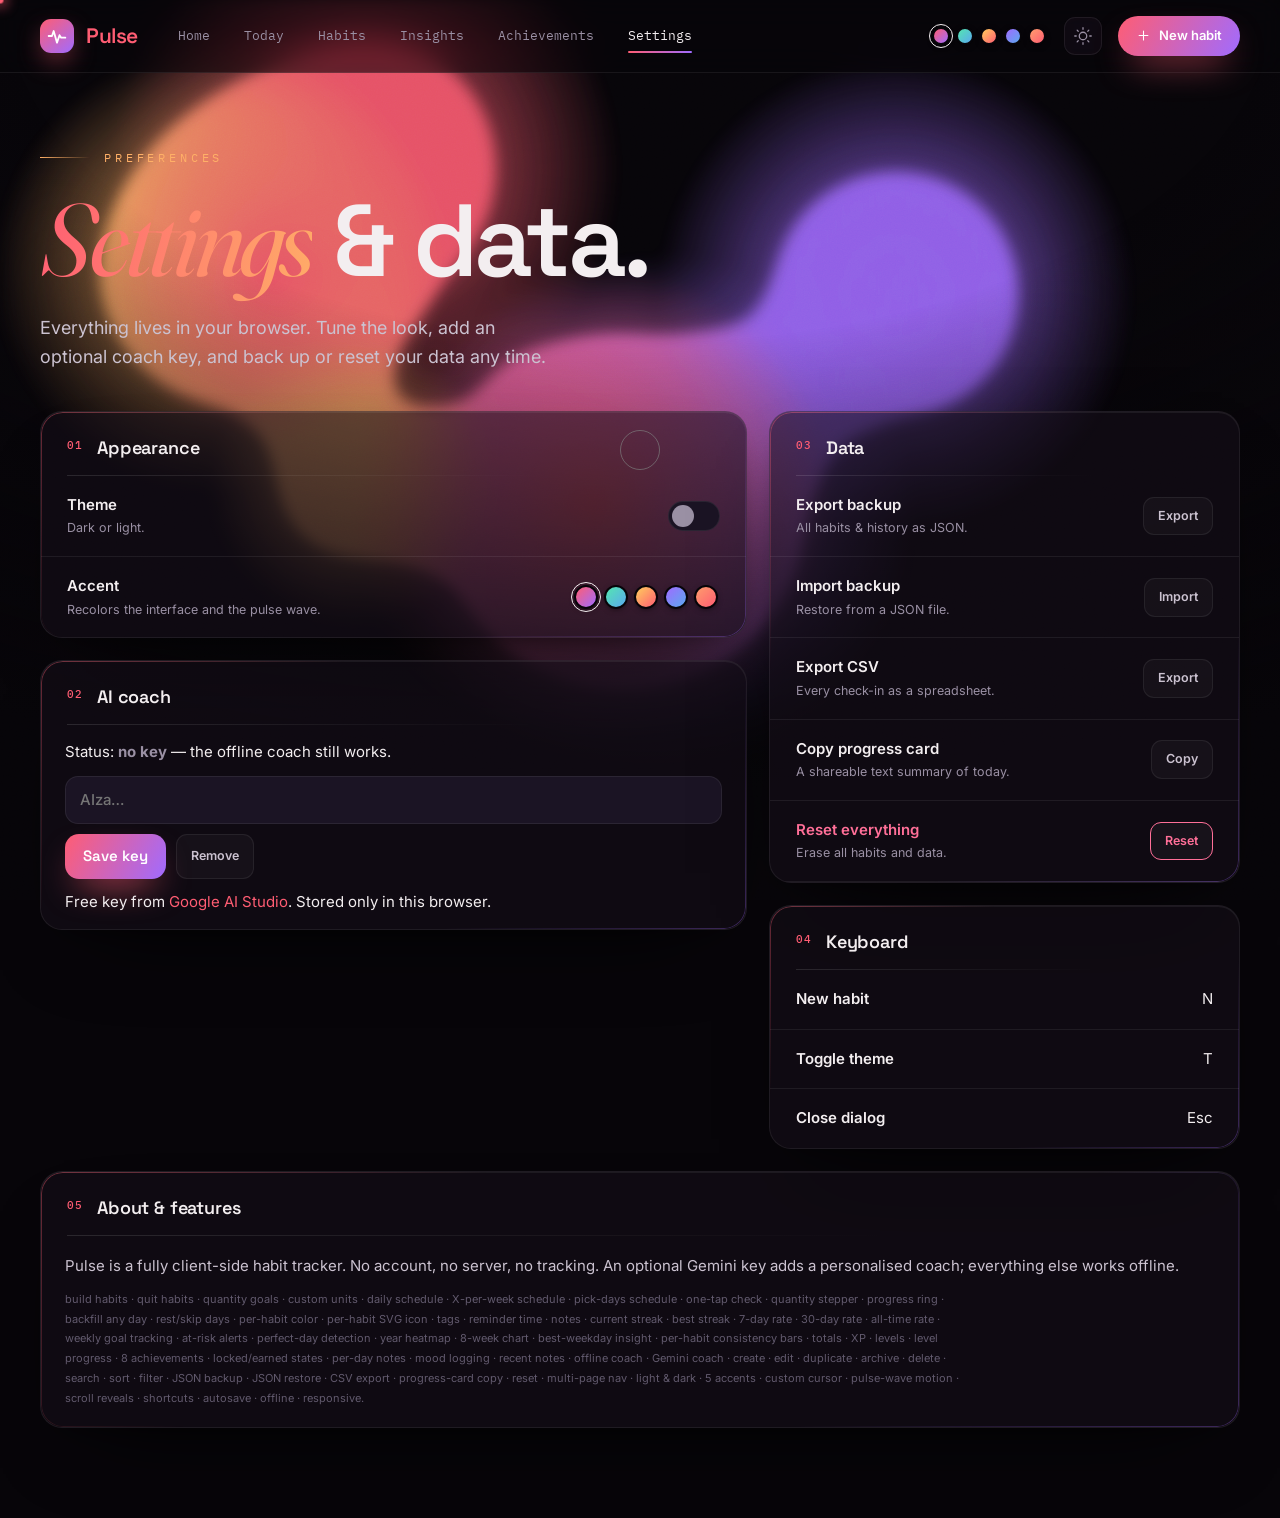
<file: settings.html>
<!doctype html><html lang="en" data-theme="dark"><head>
<meta charset="utf-8"><meta name="viewport" content="width=device-width,initial-scale=1,viewport-fit=cover">
<title>Pulse — Settings</title>
<meta name="description" content="Appearance, AI coach key, data backup and the full feature list.">
<link rel="preconnect" href="https://fonts.googleapis.com"><link rel="preconnect" href="https://fonts.gstatic.com" crossorigin>
<link rel="stylesheet" href="https://fonts.googleapis.com/css2?family=Space+Grotesk:wght@500;600;700&family=Inter:wght@400;500;600;700&family=IBM+Plex+Mono:wght@400;500;600&display=swap">
<link rel="stylesheet" href="pulse.css">
</head><body>
<div id="topbar"></div>
<main class="shell"><div class="page">
  <section class="phead">
    <div class="eyebrow">preferences</div>
    <h1><em>Settings</em> &amp; data.</h1>
    <p class="lede">Everything lives in your browser. Tune the look, add an optional coach key, and back up or reset your data any time.</p>
  </section>

  <div class="grid2">
    <div class="col">
      <section class="card reveal">
        <div class="ch"><h2>Appearance</h2></div>
        <div class="setrow"><div><div class="si">Theme</div><div class="sd">Dark or light.</div></div><button class="toggle" id="themeToggle"></button></div>
        <div class="setrow"><div><div class="si">Accent</div><div class="sd">Recolors the interface and the pulse wave.</div></div><div class="accents" id="accents2"></div></div>
      </section>
      <section class="card reveal">
        <div class="ch"><h2>AI coach</h2></div>
        <div style="padding:16px 24px">
          <div class="sd" id="keyStatus" style="margin-bottom:12px"></div>
          <div class="fld" style="margin-top:0"><input id="keyIn2" type="password" placeholder="AIza…"></div>
          <div style="display:flex;gap:10px;margin-top:10px"><button class="save" style="margin-top:0;width:auto;padding:11px 18px" data-press id="saveKey2">Save key</button><button class="ghost" data-press id="clearKey2">Remove</button></div>
          <div class="sd" style="margin-top:12px">Free key from <a href="https://aistudio.google.com/app/apikey" target="_blank" rel="noopener">Google AI Studio</a>. Stored only in this browser.</div>
        </div>
      </section>
    </div>
    <div class="col">
      <section class="card reveal">
        <div class="ch"><h2>Data</h2></div>
        <div class="setrow"><div><div class="si">Export backup</div><div class="sd">All habits &amp; history as JSON.</div></div><button class="ghost" data-press id="expJson">Export</button></div>
        <div class="setrow"><div><div class="si">Import backup</div><div class="sd">Restore from a JSON file.</div></div><button class="ghost" data-press id="impJson">Import</button></div>
        <div class="setrow"><div><div class="si">Export CSV</div><div class="sd">Every check-in as a spreadsheet.</div></div><button class="ghost" data-press id="expCsv">Export</button></div>
        <div class="setrow"><div><div class="si">Copy progress card</div><div class="sd">A shareable text summary of today.</div></div><button class="ghost" data-press id="shareC">Copy</button></div>
        <div class="setrow"><div><div class="si" style="color:var(--rose)">Reset everything</div><div class="sd">Erase all habits and data.</div></div><button class="ghost" data-press id="resetB" style="border-color:var(--rose);color:var(--rose)">Reset</button></div>
        <input type="file" id="impFile" accept="application/json" style="display:none">
      </section>
      <section class="card reveal">
        <div class="ch"><h2>Keyboard</h2></div>
        <div class="setrow"><div class="si">New habit</div><span class="k">N</span></div>
        <div class="setrow"><div class="si">Toggle theme</div><span class="k">T</span></div>
        <div class="setrow"><div class="si">Close dialog</div><span class="k">Esc</span></div>
      </section>
    </div>
  </div>

  <section class="card reveal" style="margin-top:22px">
    <div class="ch"><h2>About &amp; features</h2></div>
    <div style="padding:18px 24px">
      <p style="color:var(--ink2);line-height:1.6;margin-bottom:12px">Pulse is a fully client-side habit tracker. No account, no server, no tracking. An optional Gemini key adds a personalised coach; everything else works offline.</p>
      <div class="feat" id="featlist" style="text-align:left;margin:0"></div>
    </div>
  </section>
</div></main>
<script src="pulse.js"></script>
<script>
function syncKey(){$('keyStatus').innerHTML=hasKey()?'Status: <b style="color:var(--grn)">key active</b> — personalised coach enabled.':'Status: <b style="color:var(--mut)">no key</b> — the offline coach still works.';$('keyIn2').value=localStorage.getItem(KEY)||'';}
window.initPage=function(){
  $('themeToggle').classList.toggle('on',S.settings.theme==='light');
  $('themeToggle').onclick=()=>{toggleTheme();$('themeToggle').classList.toggle('on',S.settings.theme==='light');};
  $('accents2').innerHTML=ACCS.map(([a,b])=>'<button class="ad'+(a===S.settings.accent?' on':'')+'" data-a="'+a+'" data-press style="width:24px;height:24px;background:linear-gradient(135deg,'+a+','+b+')"></button>').join('');
  $('accents2').querySelectorAll('.ad').forEach(btn=>btn.onclick=()=>setAccent(btn.dataset.a,ACCS.find(x=>x[0]===btn.dataset.a)[1]));
  syncKey();
  $('saveKey2').onclick=()=>{const k=$('keyIn2').value.trim();if(k){localStorage.setItem(KEY,k);toast('Key saved');}syncKey();};
  $('clearKey2').onclick=()=>{localStorage.removeItem(KEY);toast('Key removed');syncKey();};
  $('expJson').onclick=exportJSON;$('expCsv').onclick=exportCSV;$('shareC').onclick=shareCard;
  $('impJson').onclick=()=>$('impFile').click();$('impFile').onchange=e=>{if(e.target.files[0])importJSON(e.target.files[0]);};
  $('resetB').onclick=resetAll;
  $('featlist').textContent='build habits · quit habits · quantity goals · custom units · daily schedule · X-per-week schedule · pick-days schedule · one-tap check · quantity stepper · progress ring · backfill any day · rest/skip days · per-habit color · per-habit SVG icon · tags · reminder time · notes · current streak · best streak · 7-day rate · 30-day rate · all-time rate · weekly goal tracking · at-risk alerts · perfect-day detection · year heatmap · 8-week chart · best-weekday insight · per-habit consistency bars · totals · XP · levels · level progress · 8 achievements · locked/earned states · per-day notes · mood logging · recent notes · offline coach · Gemini coach · create · edit · duplicate · archive · delete · search · sort · filter · JSON backup · JSON restore · CSV export · progress-card copy · reset · multi-page nav · light & dark · 5 accents · custom cursor · pulse-wave motion · scroll reveals · shortcuts · autosave · offline · responsive.';
};
</script>
</body></html>
</file>
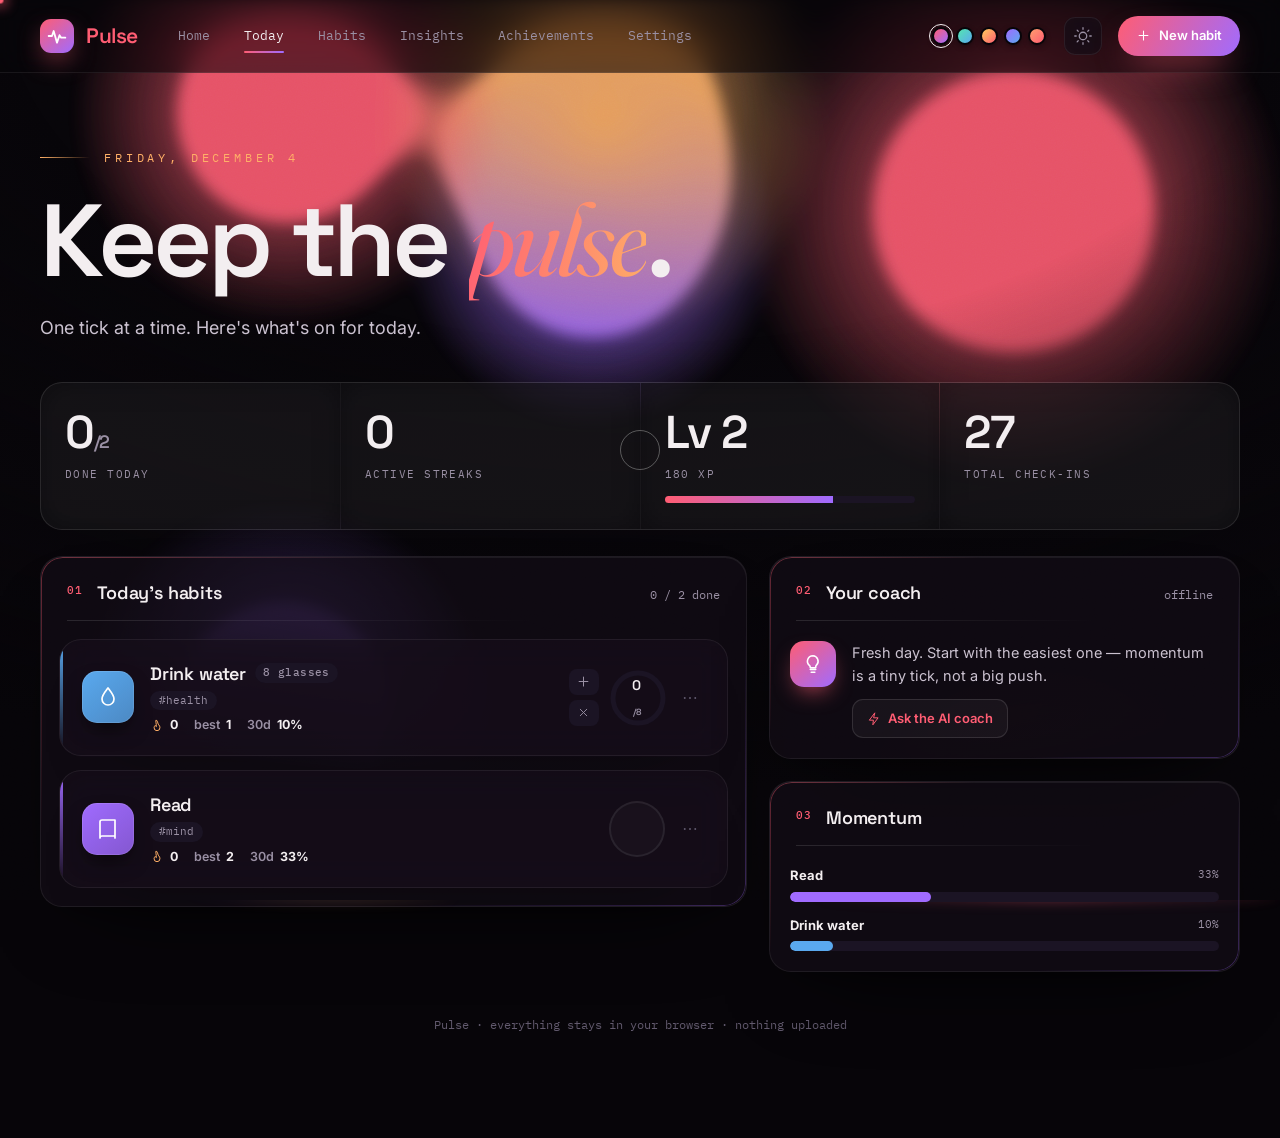
<file: today.html>
<!doctype html><html lang="en" data-theme="dark"><head>
<meta charset="utf-8"><meta name="viewport" content="width=device-width,initial-scale=1,viewport-fit=cover">
<title>Pulse — Today</title>
<meta name="description" content="A habit-building companion. Today's habits, streaks, XP and a smart coach — all offline in your browser.">
<link rel="preconnect" href="https://fonts.googleapis.com"><link rel="preconnect" href="https://fonts.gstatic.com" crossorigin>
<link rel="stylesheet" href="https://fonts.googleapis.com/css2?family=Space+Grotesk:wght@500;600;700&family=Inter:wght@400;500;600;700&family=IBM+Plex+Mono:wght@400;500;600&display=swap">
<link rel="stylesheet" href="pulse.css">
</head><body>
<div id="topbar"></div>
<main class="shell"><div class="page">
  <section class="phead">
    <div class="eyebrow" id="dateline">today</div>
    <h1>Keep the <em>pulse</em>.</h1>
    <p class="lede" id="subline">One tick at a time. Here's what's on for today.</p>
  </section>

  <section class="bigstats" id="stats"></section>

  <div class="grid2">
    <div class="col">
      <section class="card reveal">
        <div class="ch"><h2>Today's habits</h2><span class="k" id="todayCount"></span></div>
        <div style="padding:18px"><div class="habits" id="todayList"></div></div>
      </section>
    </div>
    <div class="col">
      <section class="card reveal">
        <div class="ch"><h2>Your coach</h2><span class="k">offline</span></div>
        <div style="padding:20px"><div class="coach"><div class="coachav"></div><div class="coachtxt"><div class="m" id="coachMsg"></div><button class="coachbtn" data-press id="coachBtn"></button></div></div></div>
      </section>
      <section class="card reveal">
        <div class="ch"><h2>Momentum</h2></div>
        <div style="padding:20px"><div class="ibars" id="momentum"></div></div>
      </section>
    </div>
  </div>
  <div class="foot">Pulse · everything stays in your browser · nothing uploaded</div>
</div></main>

<div class="menupop hidden" id="cardmenu"></div>

<script src="pulse.js"></script>
<script>
window.openCardMenu=function(e,id){e.stopPropagation();const h=S.habits.find(x=>x.id===id);const m=document.createElement('div');m.className='menupop';
  m.innerHTML='<button data-press id="m-skip">'+icon('moon',16)+' Rest day (today)</button><button data-press id="m-edit">'+icon('edit',16)+' Edit in Habits</button>';
  document.body.appendChild(m);const r=e.target.getBoundingClientRect();m.style.top=Math.min(r.bottom+6,innerHeight-120)+'px';m.style.left=Math.min(r.left-150,innerWidth-210)+'px';
  m.querySelector('#m-skip').onclick=()=>{setSkip(id,dk(0));closeAll();};
  m.querySelector('#m-edit').onclick=()=>location.href='habits.html';
};
addEventListener('click',e=>{if(!e.target.closest('.menu')&&!e.target.closest('.menupop'))document.querySelectorAll('.menupop').forEach(m=>m.remove());});
function render(anim){
  const hs=activeHabits();const today=hs.filter(h=>required(h,dk(0)));const done=today.filter(h=>isDone(h,dk(0))).length;const active=hs.filter(h=>streak(h)>0).length;const total=S.habits.reduce((a,h)=>a+Object.keys(h.log).length,0);
  $('stats').innerHTML=
   '<div class="bstat"><div class="n">'+done+'<span class="u">/'+today.length+'</span></div><div class="l">done today</div></div>'+
   '<div class="bstat"><div class="n" style="color:var(--am)">'+active+'</div><div class="l">active streaks</div></div>'+
   '<div class="bstat"><div class="n">Lv '+level()+'</div><div class="l">'+(S.xp||0)+' XP</div><div class="xpbar"><div class="f" style="width:'+levelProg()+'%"></div></div></div>'+
   '<div class="bstat"><div class="n">'+total+'</div><div class="l">total check-ins</div></div>';
  $('todayCount').textContent=done+' / '+today.length+' done';
  const el=$('todayList');
  if(!hs.length){el.innerHTML='<div class="empty">No habits yet. <a href="habits.html">Create your first</a> — start tiny.</div>';}
  else if(!today.length){el.innerHTML='<div class="empty">Nothing scheduled today. Enjoy the rest, or <a href="habits.html">add a habit</a>.</div>';}
  else{el.innerHTML='';today.forEach(h=>el.appendChild(habitCard(h,{anim})));}
  $('coachMsg').textContent=offlineCoach();
  const mo=$('momentum');const top=hs.slice().sort((a,b)=>rate(b,30)-rate(a,30)).slice(0,5);
  mo.innerHTML=top.length?top.map(h=>'<div class="ibar"><div class="it"><b>'+esc(h.name)+'</b><span>'+rate(h,30)+'%</span></div><div class="bar2"><i style="width:0;background:'+h.color+'" data-w="'+rate(h,30)+'%"></i></div></div>').join(''):'<div style="color:var(--mut);font-size:13px">Add habits to see momentum.</div>';
  requestAnimationFrame(()=>document.querySelectorAll('#momentum .bar2 i').forEach(i=>i.style.width=i.dataset.w));
}
window.onData=render;
window.initPage=function(){
  document.querySelector('.coachav').innerHTML=icon('bulb',22);
  $('coachBtn').innerHTML=icon('bolt',14)+' Ask the AI coach';
  $('coachBtn').onclick=()=>aiCoach($('coachMsg'));
  const now=new Date();$('dateline').textContent=now.toLocaleDateString(undefined,{weekday:'long',month:'long',day:'numeric'}).toLowerCase();
  render();
};
</script>
</body></html>
</file>
<file: pulse.css>
@import url('https://fonts.googleapis.com/css2?family=Fraunces:ital,opsz,wght@1,9..144,400..500&display=swap');
:root{
  --bg:#070509;--bg2:#0e0a12;--panel:rgba(22,15,27,.55);--panelsolid:#120d18;--panel2:#1b1424;
  --ink:#f3eef0;--ink2:#cbc2d0;--mut:#9a90a4;--dim:#625a6e;--hair:#ffffff12;--hair2:#ffffff08;--glassbrd:#ffffff1e;
  --acc:#ff4d6d;--acc2:#9d7bff;--amb:#ffb067;--grn:#54e6b0;--rose:#ff6f98;
  --glass:blur(16px) saturate(1.4);
  --disp:'Space Grotesk',system-ui,sans-serif;--serif:'Fraunces',Georgia,serif;--sans:'Inter',system-ui,sans-serif;--mono:'IBM Plex Mono',ui-monospace,monospace;
  --r:16px;--r2:22px;--sp:.4s;
}
:root[data-theme="light"]{
  --bg:#f3eef4;--bg2:#eae2ee;--panel:rgba(255,255,255,.62);--panelsolid:#fff;--panel2:#f4eef8;
  --ink:#1c1426;--ink2:#473b55;--mut:#6f6484;--dim:#a79bb6;--hair:#2a1a4014;--hair2:#2a1a4009;--glassbrd:#2a1a401f;
}
*{box-sizing:border-box;margin:0;padding:0}
html{scroll-behavior:smooth}
body{color:var(--ink);font-family:var(--sans);font-size:15px;line-height:1.5;min-height:100vh;overflow-x:hidden;-webkit-font-smoothing:antialiased;background:var(--bg);counter-reset:card}
/* immersive goo background (canvas injected by JS) */
#pulse-goo{position:fixed;inset:0;z-index:0;pointer-events:none;filter:url(#gooflt) blur(7px);opacity:.9}
:root[data-theme="light"] #pulse-goo{opacity:.5}
.vig{position:fixed;inset:0;z-index:1;pointer-events:none;background:radial-gradient(130% 100% at 50% 0%,transparent 38%,var(--bg) 88%)}
.grain{position:fixed;inset:0;z-index:1;pointer-events:none;opacity:.07;mix-blend-mode:overlay;background-image:url("data:image/svg+xml,%3Csvg xmlns='http://www.w3.org/2000/svg' width='140' height='140'%3E%3Cfilter id='n'%3E%3CfeTurbulence type='fractalNoise' baseFrequency='.85' numOctaves='3'/%3E%3C/filter%3E%3Crect width='100%25' height='100%25' filter='url(%23n)'/%3E%3C/svg%3E")}
@media(prefers-reduced-motion:reduce){#pulse-goo{display:none}*{animation-duration:.01ms!important;transition-duration:.01ms!important}}
button,input,select,textarea{font:inherit;color:inherit}
a{color:var(--acc);text-decoration:none}
::selection{background:color-mix(in srgb,var(--acc) 34%,transparent)}
.hidden{display:none!important}
/* cursor */
.cur-ring,.cur-dot{position:fixed;top:0;left:0;z-index:9999;pointer-events:none;border-radius:50%;will-change:transform;transform:translate(-50%,-50%)}
.cur-dot{width:7px;height:7px;background:var(--acc);box-shadow:0 0 14px 2px var(--acc)}
.cur-ring{width:40px;height:40px;border:1.5px solid #ffffff55;mix-blend-mode:difference;transition:width .25s cubic-bezier(.22,1.3,.5,1),height .25s cubic-bezier(.22,1.3,.5,1),opacity .3s}
.cur-ring.hov{width:66px;height:66px}
.cur-ring.txt{width:3px;height:30px;border-radius:2px;background:var(--acc);border-color:transparent;mix-blend-mode:normal}
.cur-ring.down{width:30px;height:30px}
body.cur{cursor:none}body.cur *{cursor:none!important}
@media(hover:none),(prefers-reduced-motion:reduce){.cur-ring,.cur-dot{display:none!important}body.cur,body.cur *{cursor:auto!important}}
[data-press]{transition:transform .1s cubic-bezier(.3,0,.3,1),background var(--sp),color var(--sp),border-color var(--sp),box-shadow var(--sp)}
[data-press].press{transform:scale(.96)}
svg.ic{display:inline-block;vertical-align:middle}
/* nav */
.bar{position:sticky;top:0;z-index:40;backdrop-filter:var(--glass);-webkit-backdrop-filter:var(--glass);background:color-mix(in srgb,var(--bg) 60%,transparent);border-bottom:1px solid var(--hair)}
.bar .in{max-width:1280px;margin:0 auto;padding:16px 40px;display:flex;align-items:center;gap:16px}
.logo{display:flex;align-items:center;gap:12px;font-family:var(--disp);font-weight:600;font-size:21px;letter-spacing:-.02em}
.logo .mk{width:34px;height:34px;border-radius:11px;background:linear-gradient(140deg,var(--acc),var(--acc2));display:grid;place-items:center;box-shadow:0 10px 28px -8px var(--acc)}
.nav{display:flex;gap:6px;margin-left:10px}
.nav a{padding:8px 14px;border-radius:10px;font-family:var(--mono);font-size:13px;color:var(--mut);position:relative;transition:color .25s}
.nav a:hover{color:var(--ink)}
.nav a.on{color:var(--ink)}
.nav a.on::after{content:"";position:absolute;left:14px;right:14px;bottom:1px;height:2px;border-radius:2px;background:linear-gradient(90deg,var(--acc),var(--acc2))}
.spacer{flex:1}
.accents{display:flex;gap:6px;margin-right:2px}
.ad{width:18px;height:18px;border-radius:50%;cursor:pointer;border:2px solid var(--bg);box-shadow:0 2px 6px -2px #000a}
.ad.on{outline:1.5px solid var(--ink);outline-offset:2px}
.iconbtn{width:38px;height:38px;border-radius:11px;background:var(--panel);border:1px solid var(--hair);cursor:pointer;color:var(--mut);display:grid;place-items:center;backdrop-filter:var(--glass)}
.iconbtn:hover{color:var(--ink);border-color:var(--glassbrd)}
.pill{background:#ffffff0a;border:1px solid var(--glassbrd);border-radius:999px;padding:10px 18px;font-size:13px;font-weight:600;cursor:pointer;color:var(--ink);display:inline-flex;align-items:center;gap:8px;backdrop-filter:var(--glass)}
.pill:hover{border-color:#ffffff40}
.pill.primary{background:linear-gradient(120deg,var(--acc),var(--acc2));border:none;color:#fff;box-shadow:0 16px 36px -14px var(--acc)}
.navtoggle{display:none}
@media(max-width:820px){.bar .in{padding:14px 20px}.nav{position:fixed;top:62px;left:0;right:0;flex-direction:column;background:var(--panelsolid);border-bottom:1px solid var(--hair);padding:10px;margin:0;z-index:39;transform:translateY(-130%);transition:transform .35s cubic-bezier(.22,1,.36,1);gap:2px}.nav.open{transform:translateY(0)}.nav a.on::after{display:none}.nav a.on{background:var(--hair)}.navtoggle{display:grid}}
/* shell + hero */
.shell{max-width:1280px;margin:0 auto;padding:0 40px 90px;position:relative;z-index:3}
@media(max-width:820px){.shell{padding:0 20px 70px}}
.page{animation:rise .7s cubic-bezier(.22,1,.36,1) both}
@keyframes rise{from{opacity:0;transform:translateY(24px)}}
.phead{padding:76px 0 40px;max-width:1000px;position:relative}
@media(max-width:820px){.phead{padding:48px 0 28px}}
.eyebrow{font-family:var(--mono);font-size:12px;letter-spacing:.32em;text-transform:uppercase;color:var(--amb);margin-bottom:26px;display:flex;align-items:center;gap:14px}
.eyebrow::before{content:"";width:50px;height:1px;background:linear-gradient(90deg,var(--amb),transparent)}
.phead h1{font-family:var(--disp);font-weight:600;font-size:clamp(48px,8vw,118px);line-height:.9;letter-spacing:-.04em}
.phead h1 em{font-family:var(--serif);font-style:italic;font-weight:400;background:linear-gradient(100deg,var(--acc),var(--amb) 50%,var(--acc2));background-size:220% 100%;-webkit-background-clip:text;background-clip:text;color:transparent;animation:flow 7s linear infinite}
@keyframes flow{to{background-position:220% 0}}
.phead .lede{margin-top:26px;font-size:18px;line-height:1.62;color:var(--ink2);max-width:520px}
.reveal{opacity:0;transform:translateY(30px)}
.reveal.in{opacity:1;transform:none;transition:opacity .8s cubic-bezier(.22,1,.36,1),transform .8s cubic-bezier(.22,1,.36,1)}
/* panels — art-directed, not plain boxes */
.card{position:relative;border-radius:var(--r2);overflow:hidden;background:var(--panel);backdrop-filter:var(--glass);-webkit-backdrop-filter:var(--glass);border:1px solid var(--hair);box-shadow:0 1px 0 #ffffff10 inset,0 40px 90px -50px #000,0 10px 30px -24px #000;transition:transform .4s cubic-bezier(.22,1,.36,1),border-color .4s}
.card::before{content:"";position:absolute;inset:0;border-radius:inherit;padding:1px;background:linear-gradient(140deg,color-mix(in srgb,var(--acc) 50%,transparent),transparent 30%,transparent 70%,color-mix(in srgb,var(--acc2) 40%,transparent));-webkit-mask:linear-gradient(#000 0 0) content-box,linear-gradient(#000 0 0);-webkit-mask-composite:xor;mask-composite:exclude;pointer-events:none;opacity:.8}
.card:hover{border-color:var(--glassbrd)}
.card .ch{display:flex;align-items:baseline;justify-content:space-between;gap:14px;padding:22px 26px 15px;position:relative}
.card .ch::after{content:"";position:absolute;left:26px;right:26px;bottom:0;height:1px;background:linear-gradient(90deg,var(--glassbrd),transparent 72%)}
.card .ch h2{font-family:var(--disp);font-weight:600;font-size:18px;letter-spacing:-.01em;display:flex;align-items:baseline;gap:14px}
.card .ch h2::before{counter-increment:card;content:counter(card,decimal-leading-zero);font-family:var(--mono);font-size:11px;font-weight:500;color:var(--acc);letter-spacing:.1em;align-self:flex-start;transform:translateY(3px)}
.card .ch .k{font-family:var(--mono);font-size:12px;color:var(--mut);display:flex;gap:8px;align-items:center}
.grid2{display:grid;grid-template-columns:1.5fr 1fr;gap:22px;align-items:start}
@media(max-width:900px){.grid2{grid-template-columns:1fr}}
.col{display:flex;flex-direction:column;gap:22px;min-width:0}
/* big stat row */
.bigstats{display:grid;grid-template-columns:repeat(4,1fr);gap:1px;margin-bottom:26px;background:var(--hair);border:1px solid var(--hair);border-radius:var(--r2);overflow:hidden}
@media(max-width:700px){.bigstats{grid-template-columns:1fr 1fr}}
.bstat{position:relative;padding:26px 24px;background:color-mix(in srgb,var(--bg) 55%,transparent);backdrop-filter:var(--glass)}
.bstat .n{font-family:var(--disp);font-weight:600;font-size:46px;color:var(--ink);line-height:1;letter-spacing:-.03em}
.bstat .n .u{font-size:18px;color:var(--mut)}
.bstat .n em{font-style:normal;font-family:var(--serif);background:linear-gradient(120deg,var(--acc),var(--acc2));-webkit-background-clip:text;background-clip:text;color:transparent}
.bstat .l{font-family:var(--mono);font-size:10.5px;letter-spacing:.14em;text-transform:uppercase;color:var(--mut);margin-top:12px}
.xpbar{height:7px;border-radius:5px;background:var(--panel2);margin-top:13px;overflow:hidden}
.xpbar .f{height:100%;background:linear-gradient(90deg,var(--acc),var(--acc2));transition:width .8s cubic-bezier(.22,1,.36,1)}
/* habit rows */
.habits{display:flex;flex-direction:column;gap:14px}
.habit{position:relative;border-radius:var(--r2);padding:20px 22px;overflow:hidden;background:var(--panel);backdrop-filter:var(--glass);border:1px solid var(--hair);box-shadow:0 30px 60px -50px #000;transition:transform .35s cubic-bezier(.22,1,.36,1),border-color .35s}
.habit::before{content:"";position:absolute;left:0;top:0;bottom:0;width:3px;background:linear-gradient(var(--hc,var(--acc)),transparent)}
.habit:hover{transform:translateY(-3px);border-color:var(--glassbrd)}
.hh{display:flex;align-items:center;gap:16px}
.hemoji{width:52px;height:52px;border-radius:15px;display:grid;place-items:center;flex:none;color:#fff;box-shadow:0 10px 24px -10px #000,inset 0 0 0 1px #ffffff1c}
.hmeta{flex:1;min-width:0}
.hname{font-family:var(--disp);font-weight:600;font-size:18px;display:flex;align-items:center;gap:9px;letter-spacing:-.01em}
.qt{font-family:var(--mono);font-size:10.5px;font-weight:500;padding:2px 8px;border-radius:999px;background:var(--panel2);color:var(--mut);letter-spacing:.04em}
.tags{display:flex;gap:5px;flex-wrap:wrap;margin-top:4px}.tag{font-family:var(--mono);font-size:10.5px;color:var(--mut);background:var(--panel2);padding:2px 9px;border-radius:999px}
.hstreaks{display:flex;gap:16px;margin-top:6px;color:var(--mut);font-size:12.5px;font-weight:600;flex-wrap:wrap;align-items:center}.hstreaks b{color:var(--ink)}
.hstreaks .seg{display:flex;align-items:center;gap:6px}
.fire{color:var(--amb)}.atrisk{color:var(--rose)}
.ctrl{margin-left:auto;display:flex;align-items:center;gap:10px;flex:none}
.check{width:56px;height:56px;border-radius:50%;border:2px solid var(--hair);background:#ffffff06;cursor:pointer;display:grid;place-items:center;color:var(--dim);flex:none;transition:transform .1s cubic-bezier(.3,0,.3,1),background var(--sp),border-color var(--sp),color var(--sp),box-shadow var(--sp)}
.check:hover{border-color:var(--hc,var(--acc))}
.check.done{border-color:transparent;color:#fff;box-shadow:0 10px 30px -8px currentColor}
.check.pop{animation:popc .55s cubic-bezier(.22,1.5,.4,1)}
@keyframes popc{0%{transform:scale(.7)}55%{transform:scale(1.2)}100%{transform:scale(1)}}
.step{display:flex;flex-direction:column;gap:5px}
.sbtn{width:30px;height:26px;border:none;border-radius:8px;background:var(--panel2);cursor:pointer;color:var(--mut);display:grid;place-items:center}.sbtn:hover{color:var(--ink)}
.ring{position:relative;width:56px;height:56px}.ring svg{transform:rotate(-90deg)}.ring .v{position:absolute;inset:0;display:grid;place-items:center;font-family:var(--disp);font-weight:600;font-size:14px}
.menu{border:none;background:transparent;color:var(--dim);cursor:pointer;padding:4px 6px}.menu:hover{color:var(--ink)}
.pct{height:6px;border-radius:4px;background:var(--panel2);overflow:hidden;margin-top:16px}.pct .f{height:100%;border-radius:4px;transition:width .7s cubic-bezier(.22,1,.36,1)}
/* heatmap */
.heat{overflow-x:auto;padding-bottom:4px;scrollbar-width:none}.heat::-webkit-scrollbar{display:none}
.heatgrid{display:grid;grid-auto-flow:column;grid-template-rows:repeat(7,1fr);gap:4px;width:max-content}
.cell{width:14px;height:14px;border-radius:4px;background:var(--panel2);cursor:pointer;transition:transform .14s cubic-bezier(.3,0,.3,1),opacity .3s}
.cell:hover{transform:scale(1.45)}
.cell.skip{background:repeating-linear-gradient(45deg,var(--panel2),var(--panel2) 2px,var(--dim) 2px,var(--dim) 4px)}
.heatlabel{display:flex;justify-content:space-between;color:var(--dim);font-family:var(--mono);font-size:11px;margin-top:8px}
/* coach */
.coach{display:flex;gap:16px;align-items:flex-start}
.coachav{width:46px;height:46px;border-radius:14px;background:linear-gradient(140deg,var(--acc),var(--acc2));display:grid;place-items:center;color:#fff;flex:none;box-shadow:0 10px 24px -10px var(--acc)}
.coachtxt{flex:1}.coachtxt .m{color:var(--ink2);font-size:14.5px;line-height:1.6}
.coachbtn{border:none;background:#ffffff0a;border:1px solid var(--glassbrd);color:var(--acc);border-radius:11px;padding:9px 14px;font-weight:600;cursor:pointer;margin-top:12px;font-size:13px;display:inline-flex;gap:7px;align-items:center}
/* achievements */
.badges{display:grid;grid-template-columns:repeat(4,1fr);gap:14px}
@media(max-width:760px){.badges{grid-template-columns:1fr 1fr}}
.badge{position:relative;border:1px solid var(--hair);border-radius:var(--r);padding:22px;text-align:center;background:var(--panel);backdrop-filter:var(--glass);transition:transform .3s}
.badge:hover{transform:translateY(-4px)}
.badge .bi{width:50px;height:50px;border-radius:15px;display:grid;place-items:center;margin:0 auto 13px;background:linear-gradient(140deg,color-mix(in srgb,var(--acc) 26%,transparent),color-mix(in srgb,var(--acc2) 16%,transparent));color:var(--acc)}
.badge.locked{opacity:.38;filter:grayscale(.7)}
.badge .bt{font-family:var(--disp);font-weight:600;font-size:14.5px}
.badge .bd{color:var(--mut);font-size:11.5px;margin-top:4px}
/* toolbar */
.toolbar{display:flex;gap:10px;align-items:center;margin-bottom:20px;flex-wrap:wrap}
.search{flex:1;min-width:160px;display:flex;align-items:center;gap:9px;background:var(--panel);border:1px solid var(--hair);border-radius:13px;padding:12px 15px;color:var(--mut);backdrop-filter:var(--glass)}
.search input{border:none;outline:none;background:transparent;flex:1;font-weight:500;color:var(--ink)}
.search input::placeholder{color:var(--dim)}
.sel{background:var(--panel);border:1px solid var(--hair);border-radius:13px;padding:12px 14px;font-weight:500;cursor:pointer;color:var(--ink2);backdrop-filter:var(--glass)}
/* insights bars */
.ibars{display:flex;flex-direction:column;gap:14px}
.ibar .it{display:flex;justify-content:space-between;font-size:13px;margin-bottom:6px}.ibar .it b{color:var(--ink)}.ibar .it span{color:var(--mut);font-family:var(--mono);font-size:11px}
.ibar .bar2{height:10px;border-radius:5px;background:var(--panel2);overflow:hidden}.ibar .bar2 i{display:block;height:100%;border-radius:5px;transition:width .9s cubic-bezier(.22,1,.36,1)}
.wk{display:flex;align-items:flex-end;gap:7px;height:120px;margin-top:8px}.wkb{flex:1;border-radius:7px 7px 3px 3px;min-height:4px;background:linear-gradient(var(--acc),var(--acc2));transition:height .7s cubic-bezier(.22,1,.36,1)}
.wkl{display:flex;gap:7px;margin-top:6px}.wkl span{flex:1;text-align:center;color:var(--dim);font-family:var(--mono);font-size:10px}
/* settings rows */
.setrow{display:flex;align-items:center;justify-content:space-between;gap:16px;padding:18px 26px;border-bottom:1px solid var(--hair)}
.setrow:last-child{border-bottom:none}
.setrow .si{font-weight:600}.setrow .sd{color:var(--mut);font-size:12.5px;margin-top:3px}
.toggle{width:52px;height:30px;border-radius:999px;background:var(--panel2);border:1px solid var(--hair);cursor:pointer;position:relative;flex:none;transition:background .3s}
.toggle::after{content:"";position:absolute;top:3px;left:3px;width:22px;height:22px;border-radius:50%;background:var(--mut);transition:transform .3s cubic-bezier(.34,1.4,.5,1),background .3s}
.toggle.on{background:color-mix(in srgb,var(--acc) 42%,var(--panel2))}.toggle.on::after{transform:translateX(22px);background:var(--acc)}
.ghost{background:#ffffff08;border:1px solid var(--hair);border-radius:11px;padding:9px 14px;font-size:12.5px;font-weight:600;cursor:pointer;color:var(--ink2);display:inline-flex;gap:7px;align-items:center}
.ghost:hover{border-color:var(--acc);color:var(--ink)}
.empty{text-align:center;color:var(--mut);padding:48px 20px}
.foot{text-align:center;color:var(--dim);font-family:var(--mono);font-size:11.5px;padding:44px 0 14px}
.feat{max-width:900px;margin:0 auto;color:var(--dim);font-size:11px;line-height:1.8;text-align:center}
/* toast + menu + modal */
.toast{position:fixed;left:50%;bottom:30px;transform:translate(-50%,16px);z-index:60;background:var(--panelsolid);color:var(--ink);border:1px solid var(--glassbrd);border-radius:14px;padding:14px 22px;font-weight:600;font-size:13.5px;opacity:0;pointer-events:none;transition:opacity var(--sp),transform var(--sp) cubic-bezier(.34,1.4,.5,1);box-shadow:0 24px 50px -18px #000}
.toast.on{opacity:1;transform:translate(-50%,0)}
.menupop{position:fixed;background:var(--panelsolid);border:1px solid var(--glassbrd);box-shadow:0 24px 50px -18px #000;border-radius:14px;padding:7px;z-index:55;min-width:210px}
.menupop button{display:flex;gap:10px;align-items:center;width:100%;text-align:left;border:none;background:transparent;padding:10px 12px;border-radius:10px;font-weight:600;cursor:pointer;color:var(--ink);font-size:13px}
.menupop button:hover{background:var(--panel2)}.menupop button.del{color:var(--rose)}
.scrim{position:fixed;inset:0;z-index:70;background:#03020680;backdrop-filter:blur(14px);display:flex;align-items:center;justify-content:center;padding:20px;opacity:0;pointer-events:none;transition:opacity var(--sp)}
.scrim.on{opacity:1;pointer-events:auto}
.modal{background:var(--panelsolid);border:1px solid var(--glassbrd);border-radius:var(--r2);max-width:520px;width:100%;max-height:88vh;overflow:auto;padding:28px;transform:translateY(22px) scale(.97);transition:transform var(--sp) cubic-bezier(.34,1.4,.5,1);box-shadow:0 60px 120px -30px #000}
.scrim.on .modal{transform:none}
.modal h3{font-family:var(--disp);font-weight:600;font-size:21px;display:flex;justify-content:space-between;align-items:center;margin-bottom:6px}
.modal p{color:var(--mut);font-size:14px;line-height:1.55;margin-bottom:12px}
.close{border:none;background:var(--panel2);width:34px;height:34px;border-radius:11px;cursor:pointer;color:var(--mut);display:grid;place-items:center}
.fld{margin-top:16px}.fld label{display:block;font-family:var(--mono);font-size:11px;font-weight:500;color:var(--mut);margin-bottom:8px;text-transform:uppercase;letter-spacing:.08em}
.fld input[type=text],.fld input[type=number],.fld input[type=time],.fld input[type=password],.fld textarea{width:100%;background:var(--panel2);border:1.5px solid var(--hair);border-radius:13px;padding:12px 14px;outline:none;font-weight:500}
.fld input:focus,.fld textarea:focus{border-color:var(--acc)}
.iconpick{display:flex;gap:7px;flex-wrap:wrap}
.ip{width:42px;height:42px;border-radius:12px;border:none;background:var(--panel2);cursor:pointer;color:var(--mut);display:grid;place-items:center;transition:transform .16s cubic-bezier(.22,1.3,.5,1)}
.ip:hover{transform:scale(1.08)}.ip.on{background:var(--acc);color:#fff}
.colrow{display:flex;gap:8px;flex-wrap:wrap}.cc{width:32px;height:32px;border-radius:50%;cursor:pointer;border:2px solid var(--panelsolid);box-shadow:0 3px 8px -2px #0008}.cc.on{outline:2px solid var(--ink);outline-offset:2px}
.segc{display:flex;background:var(--panel2);border-radius:13px;padding:4px;gap:3px}.segc button{flex:1;border:none;background:transparent;padding:9px;border-radius:10px;font-weight:600;color:var(--mut);cursor:pointer}.segc button.on{background:var(--panelsolid);color:var(--ink)}
.daysrow{display:flex;gap:5px}.dd{flex:1;border:none;background:var(--panel2);border-radius:10px;padding:10px 0;font-weight:700;cursor:pointer;color:var(--mut);font-size:12px}.dd.on{background:var(--acc);color:#fff}
.save{width:100%;border:none;border-radius:14px;padding:15px;background:linear-gradient(120deg,var(--acc),var(--acc2));color:#fff;font-family:var(--disp);font-weight:600;cursor:pointer;margin-top:24px;font-size:15px;box-shadow:0 16px 36px -14px var(--acc)}
.danger{width:100%;border:1.5px solid var(--rose);color:var(--rose);background:transparent;border-radius:13px;padding:11px;font-weight:600;cursor:pointer;margin-top:10px}
.dstats{display:grid;grid-template-columns:repeat(3,1fr);gap:10px;margin:14px 0}.dstat{background:var(--panel2);border-radius:14px;padding:15px;text-align:center}.dstat .n{font-family:var(--disp);font-weight:600;font-size:22px}.dstat .l{color:var(--mut);font-family:var(--mono);font-size:10px;margin-top:4px;text-transform:uppercase;letter-spacing:.08em}
.moodrow{display:flex;gap:8px;justify-content:space-between;margin-top:6px}.mood{cursor:pointer;opacity:.4;transition:transform .18s cubic-bezier(.22,1.4,.5,1),opacity .2s;color:var(--mut);display:grid;place-items:center;padding:6px}.mood:hover{transform:scale(1.12)}.mood.on{opacity:1;transform:scale(1.14);color:var(--acc)}
/* home bento tiles (today uses grid2; keep tiles util for future) */
.tiles{display:grid;grid-template-columns:repeat(3,1fr);gap:16px}
@media(max-width:820px){.tiles{grid-template-columns:1fr}}
</file>
